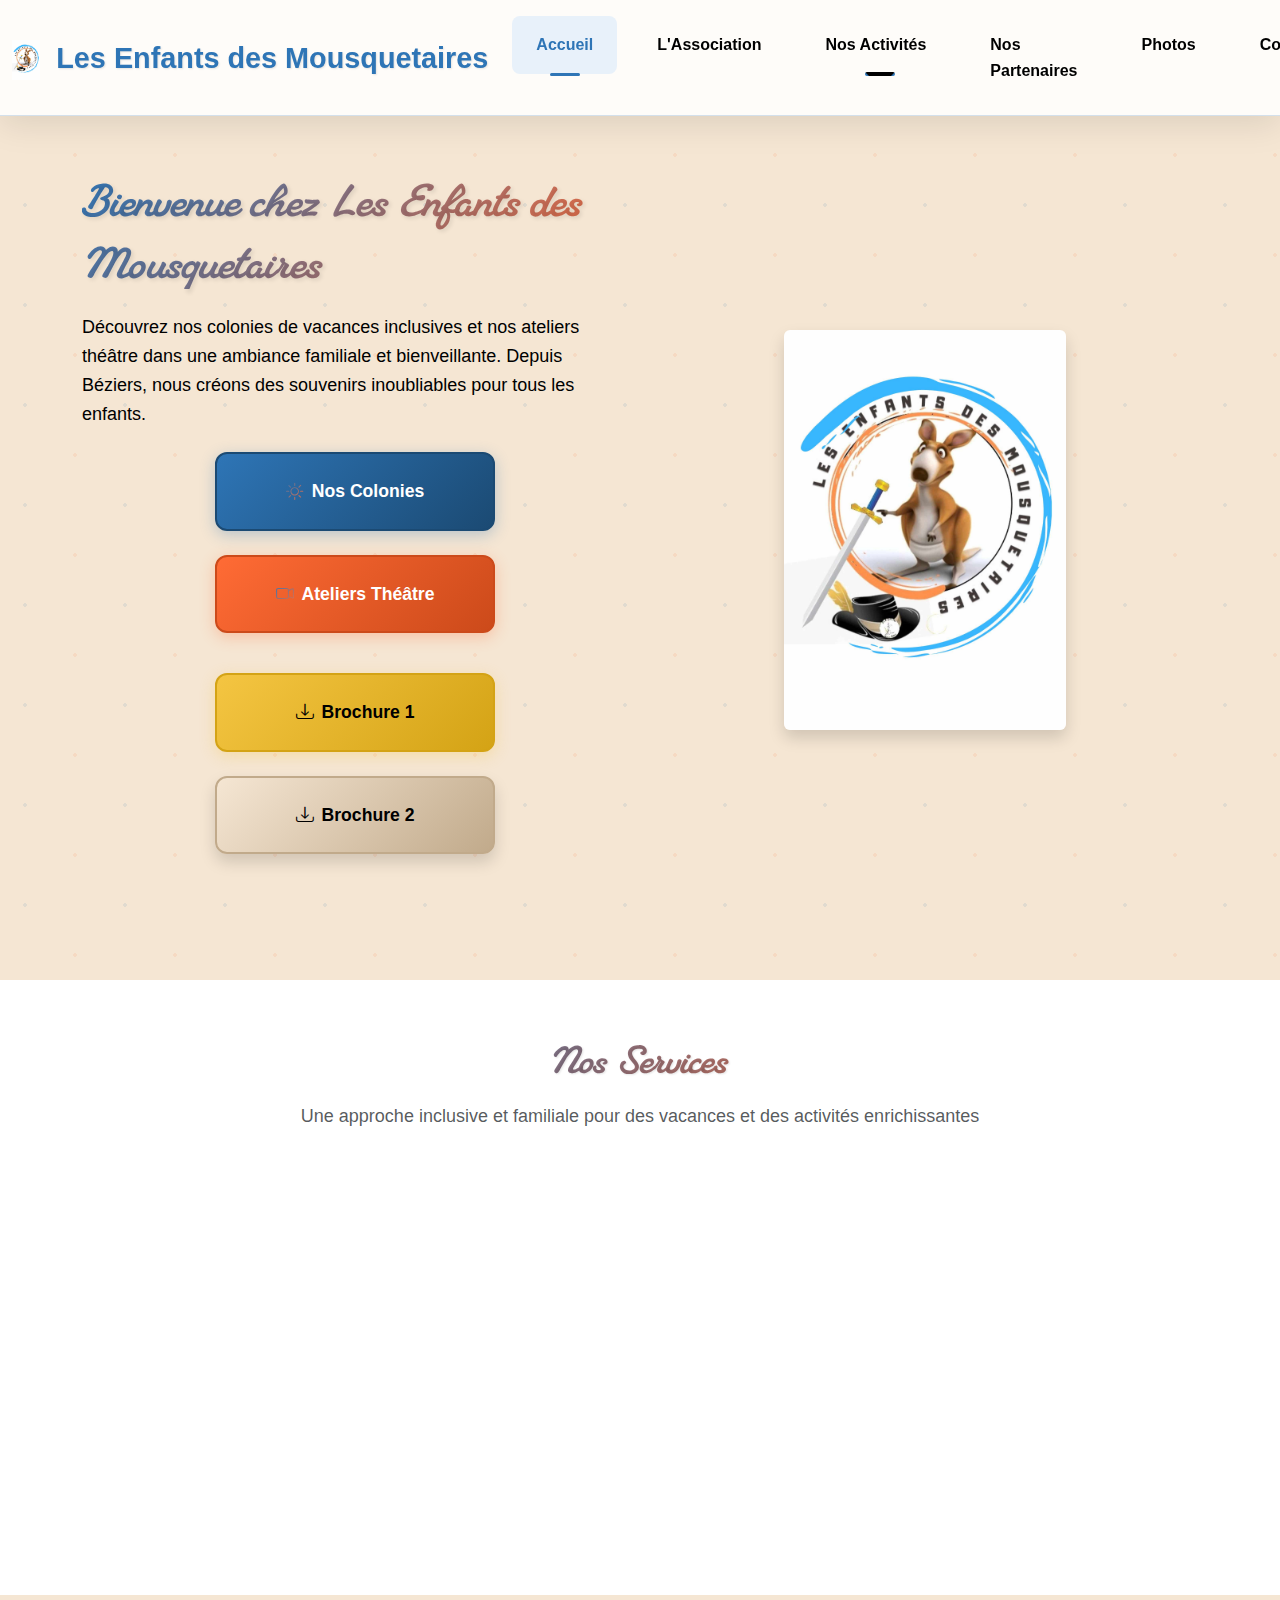
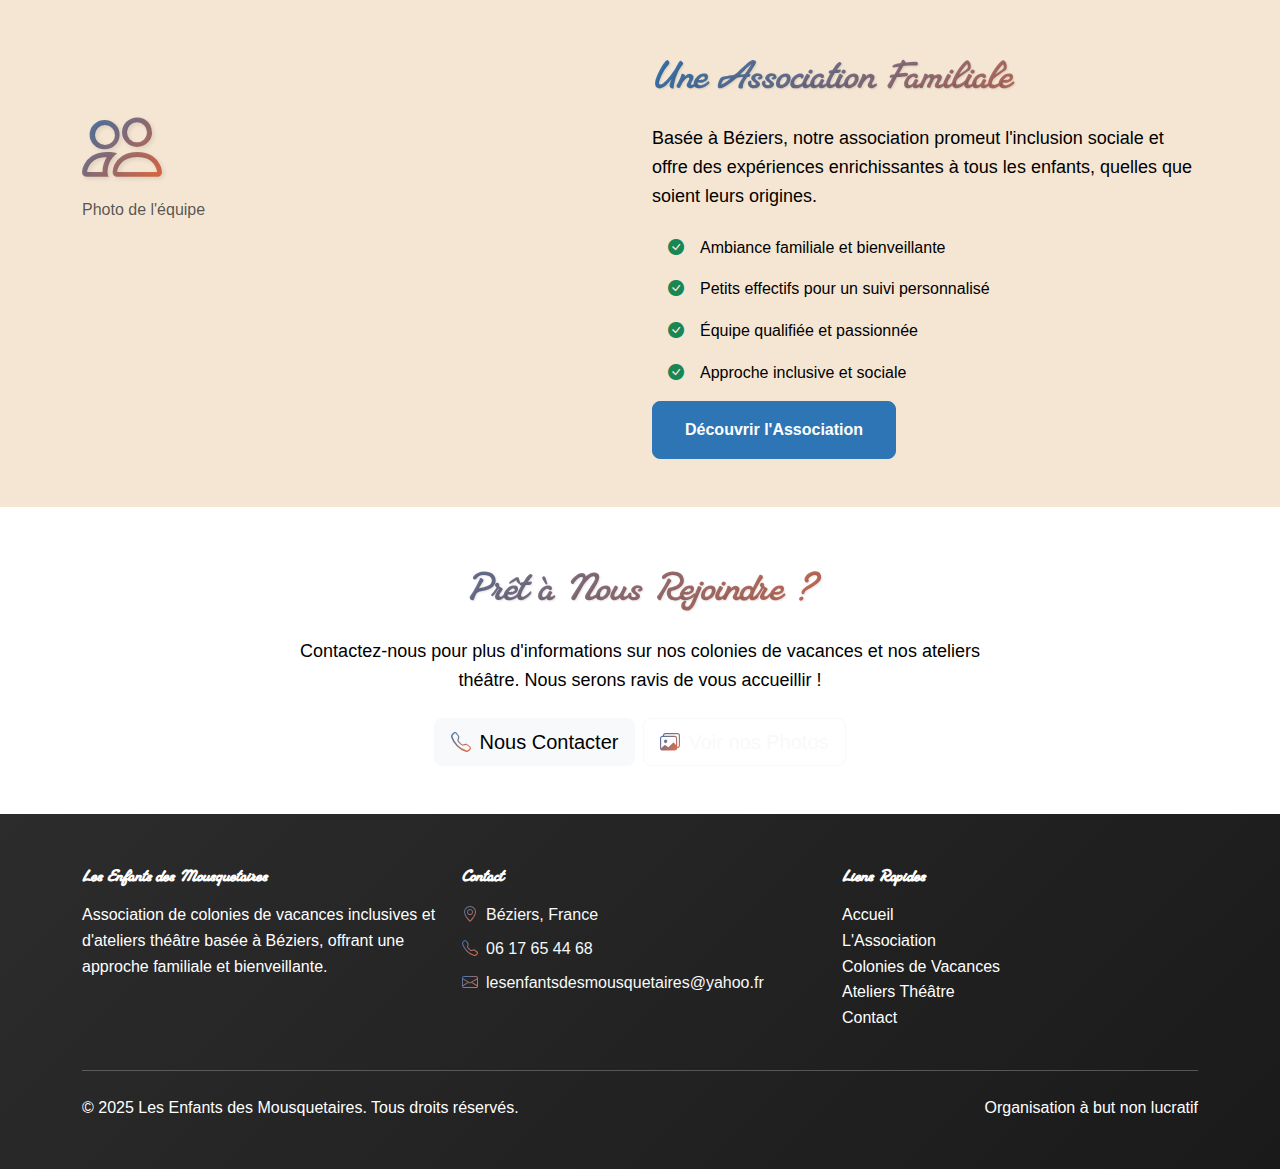
<file: index.html>
<!DOCTYPE html>
<html lang="fr">
<head>
    <meta charset="UTF-8">
    <meta name="viewport" content="width=device-width, initial-scale=1.0">
    <meta name="description" content="Les Enfants des Mousquetaires - Association de colonies de vacances inclusives et ateliers théâtre à Béziers">
    <meta name="keywords" content="colonies de vacances, théâtre enfants, Béziers, association, vacances inclusives, ateliers créatifs">
    <meta name="author" content="Les Enfants des Mousquetaires">

    <!-- Open Graph Meta Tags -->
    <meta property="og:title" content="Les Enfants des Mousquetaires - Colonies de Vacances & Ateliers Théâtre">
    <meta property="og:description" content="Association de colonies de vacances inclusives et ateliers théâtre à Béziers. Une approche familiale et bienveillante pour l'épanouissement des enfants.">
    <meta property="og:type" content="website">
    <meta property="og:locale" content="fr_FR">

    <!-- Twitter Card Meta Tags -->
    <meta name="twitter:card" content="summary_large_image">
    <meta name="twitter:title" content="Les Enfants des Mousquetaires">
    <meta name="twitter:description" content="Association de colonies de vacances inclusives et ateliers théâtre à Béziers">

    <title>Les Enfants des Mousquetaires - Colonies de Vacances & Ateliers Théâtre</title>

    <!-- Preconnect for Performance -->
    <link rel="preconnect" href="https://fonts.googleapis.com">
    <link rel="preconnect" href="https://fonts.gstatic.com" crossorigin>
    <link rel="preconnect" href="https://cdn.jsdelivr.net">

    <!-- Bootstrap CSS -->
    <link href="https://cdn.jsdelivr.net/npm/bootstrap@5.3.2/dist/css/bootstrap.min.css" rel="stylesheet">
    <!-- Bootstrap Icons -->
    <link rel="stylesheet" href="https://cdn.jsdelivr.net/npm/bootstrap-icons@1.11.0/font/bootstrap-icons.css">
    <!-- Google Fonts -->
    <link href="https://fonts.googleapis.com/css2?family=Open+Sans:wght@300;400;600;700&family=Montserrat:wght@400;500;600;700&display=swap" rel="stylesheet">
    <!-- Custom CSS -->
    <link rel="stylesheet" href="src/styles/main.css">
</head>
<body>
    <!-- Navigation -->
    <nav class="navbar navbar-expand-lg navbar-light fixed-top custom-navbar">
        <div class="container-fluid">
            <a class="navbar-brand fw-bold" href="index.html">
                <img src="src/assets/images/LOGO.jpeg" alt="Logo Les Enfants des Mousquetaires" class="me-2" style="height: 40px; width: auto;">
                Les Enfants des Mousquetaires
            </a>

            <button class="navbar-toggler border-0" type="button" data-bs-toggle="collapse" data-bs-target="#navbarNav">
                <span class="navbar-toggler-icon"></span>
            </button>

            <div class="collapse navbar-collapse" id="navbarNav">
                <ul class="navbar-nav ms-auto">
                    <li class="nav-item">
                        <a class="nav-link active" href="index.html">Accueil</a>
                    </li>
                    <li class="nav-item">
                        <a class="nav-link" href="src/pages/association.html">L'Association</a>
                    </li>
                    <li class="nav-item dropdown">
                        <a class="nav-link dropdown-toggle" href="#" role="button" data-bs-toggle="dropdown" aria-expanded="false">
                            Nos Activités
                        </a>
                        <ul class="dropdown-menu">
                            <li><a class="dropdown-item" href="src/pages/colonies.html">Colonies de Vacances</a></li>
                            <li><a class="dropdown-item" href="src/pages/theatre.html">Ateliers Théâtre</a></li>
                        </ul>
                    </li>
                    <li class="nav-item">
                        <a class="nav-link" href="src/pages/partenaires.html">Nos Partenaires</a>
                    </li>
                    <li class="nav-item">
                        <a class="nav-link" href="src/pages/photos.html">Photos</a>
                    </li>
                    <li class="nav-item">
                        <a class="nav-link" href="src/pages/contact.html">Contact</a>
                    </li>
                </ul>
            </div>
        </div>
    </nav>

    <!-- Hero Section -->
    <section class="hero-section">
        <div class="container">
            <div class="row align-items-center min-vh-100">
                <div class="col-lg-6">
                    <h1 class="display-4 fw-bold text-primary mb-4">
                        Bienvenue chez Les Enfants des Mousquetaires
                    </h1>
                    <p class="lead mb-4">
                        Découvrez nos colonies de vacances inclusives et nos ateliers théâtre dans une ambiance familiale et bienveillante.
                        Depuis Béziers, nous créons des souvenirs inoubliables pour tous les enfants.
                    </p>
                    <div class="hero-buttons-container mb-4">
                        <div class="d-flex flex-wrap justify-content-center gap-3 mb-3">
                            <a href="src/pages/colonies.html" class="btn btn-custom-primary btn-lg">
                                <i class="bi bi-sun me-2"></i>Nos Colonies
                                <span class="btn-shimmer"></span>
                            </a>
                            <a href="src/pages/theatre.html" class="btn btn-custom-secondary btn-lg">
                                <i class="bi bi-camera-video me-2"></i>Ateliers Théâtre
                                <span class="btn-shimmer"></span>
                            </a>
                        </div>
                        <div class="d-flex flex-wrap justify-content-center gap-3 mb-3">
                            <a href="src/assets/documents/DEPLIANT 1.pdf" class="btn btn-custom-accent btn-lg" download>
                                <i class="bi bi-download me-2"></i>Brochure 1
                                <span class="btn-shimmer"></span>
                            </a>
                            <a href="src/assets/documents/DEPLIANT 2.pdf" class="btn btn-custom-info btn-lg" download>
                                <i class="bi bi-download me-2"></i>Brochure 2
                                <span class="btn-shimmer"></span>
                            </a>
                        </div>
                    </div>
                </div>
                <div class="col-lg-6">
                    <div class="hero-image text-center">
                        <img src="src/assets/images/LOGO.jpeg" alt="Logo Les Enfants des Mousquetaires" class="img-fluid rounded shadow" style="max-height: 400px; width: auto;">
                    </div>
                </div>
            </div>
        </div>
    </section>

    <!-- Services Section -->
    <section class="py-5 bg-light">
        <div class="container">
            <div class="row text-center mb-5">
                <div class="col-lg-8 mx-auto">
                    <h2 class="display-5 fw-bold text-primary mb-3">Nos Services</h2>
                    <p class="lead text-muted">
                        Une approche inclusive et familiale pour des vacances et des activités enrichissantes
                    </p>
                </div>
            </div>

            <div class="row g-4">
                <div class="col-md-6 col-lg-4">
                    <div class="card h-100 border-0 shadow-sm service-card">
                        <div class="card-body text-center p-4">
                            <div class="service-icon mb-3">
                                <i class="bi bi-sun-fill"></i>
                            </div>
                            <h5 class="card-title fw-bold">Colonies de Vacances</h5>
                            <p class="card-text">
                                Séjours inclusifs pour enfants et adolescents avec des activités variées
                                dans une ambiance familiale et des petits effectifs.
                            </p>
                            <a href="src/pages/colonies.html" class="btn btn-outline-primary">En savoir plus</a>
                        </div>
                    </div>
                </div>

                <div class="col-md-6 col-lg-4">
                    <div class="card h-100 border-0 shadow-sm service-card">
                        <div class="card-body text-center p-4">
                            <div class="service-icon mb-3">
                                <i class="bi bi-camera-video"></i>
                            </div>
                            <h5 class="card-title fw-bold">Ateliers Théâtre</h5>
                            <p class="card-text">
                                Création de spectacles pour tous les âges : enfants, adolescents et adultes.
                                Développez votre créativité et votre confiance en soi.
                            </p>
                            <a href="src/pages/theatre.html" class="btn btn-outline-primary">En savoir plus</a>
                        </div>
                    </div>
                </div>

                <div class="col-md-6 col-lg-4">
                    <div class="card h-100 border-0 shadow-sm service-card">
                        <div class="card-body text-center p-4">
                            <div class="service-icon mb-3">
                                <i class="bi bi-heart-fill"></i>
                            </div>
                            <h5 class="card-title fw-bold">Approche Inclusive</h5>
                            <p class="card-text">
                                Accueil social et familial pour tous. Nous croyons que chaque enfant
                                mérite de vivre des vacances enrichissantes et joyeuses.
                            </p>
                            <a href="src/pages/association.html" class="btn btn-outline-primary">Notre Mission</a>
                        </div>
                    </div>
                </div>
            </div>
        </div>
    </section>

    <!-- About Section -->
    <section class="py-5">
        <div class="container">
            <div class="row align-items-center">
                <div class="col-lg-6">
                    <div class="about-image-placeholder mb-4 mb-lg-0">
                        <i class="bi bi-people display-1 text-muted"></i>
                        <p class="text-muted">Photo de l'équipe</p>
                    </div>
                </div>
                <div class="col-lg-6">
                    <h2 class="display-5 fw-bold text-primary mb-4">Une Association Familiale</h2>
                    <p class="lead mb-4">
                        Basée à Béziers, notre association promeut l'inclusion sociale et offre des expériences
                        enrichissantes à tous les enfants, quelles que soient leurs origines.
                    </p>
                    <ul class="list-unstyled">
                        <li class="d-flex align-items-center mb-3">
                            <i class="bi bi-check-circle-fill text-success me-3"></i>
                            <span>Ambiance familiale et bienveillante</span>
                        </li>
                        <li class="d-flex align-items-center mb-3">
                            <i class="bi bi-check-circle-fill text-success me-3"></i>
                            <span>Petits effectifs pour un suivi personnalisé</span>
                        </li>
                        <li class="d-flex align-items-center mb-3">
                            <i class="bi bi-check-circle-fill text-success me-3"></i>
                            <span>Équipe qualifiée et passionnée</span>
                        </li>
                        <li class="d-flex align-items-center mb-3">
                            <i class="bi bi-check-circle-fill text-success me-3"></i>
                            <span>Approche inclusive et sociale</span>
                        </li>
                    </ul>
                    <a href="src/pages/association.html" class="btn btn-primary">Découvrir l'Association</a>
                </div>
            </div>
        </div>
    </section>

    <!-- CTA Section -->
    <section class="py-5 bg-primary text-white">
        <div class="container text-center">
            <div class="row">
                <div class="col-lg-8 mx-auto">
                    <h2 class="display-5 fw-bold mb-4">Prêt à Nous Rejoindre ?</h2>
                    <p class="lead mb-4">
                        Contactez-nous pour plus d'informations sur nos colonies de vacances
                        et nos ateliers théâtre. Nous serons ravis de vous accueillir !
                    </p>
                    <div class="d-flex flex-wrap justify-content-center gap-2">
                        <a href="src/pages/contact.html" class="btn btn-light btn-lg">
                            <i class="bi bi-telephone me-2"></i>Nous Contacter
                        </a>
                        <a href="src/pages/photos.html" class="btn btn-outline-light btn-lg">
                            <i class="bi bi-images me-2"></i>Voir nos Photos
                        </a>

                    </div>
                </div>
            </div>
        </div>
    </section>

    <!-- Footer -->
    <footer class="bg-dark text-light py-5">
        <div class="container">
            <div class="row g-4 text-center text-lg-start">
                <div class="col-lg-4">
                    <h5 class="fw-bold mb-3">Les Enfants des Mousquetaires</h5>
                    <p class="text-light-50">
                        Association de colonies de vacances inclusives et d'ateliers théâtre
                        basée à Béziers, offrant une approche familiale et bienveillante.
                    </p>
                </div>

                <div class="col-lg-4">
                    <h5 class="fw-bold mb-3">Contact</h5>
                    <ul class="list-unstyled">
                        <li class="mb-2">
                            <i class="bi bi-geo-alt me-2"></i>Béziers, France
                        </li>
                        <li class="mb-2">
                            <i class="bi bi-telephone me-2"></i>06 17 65 44 68
                        </li>
                        <li class="mb-2">
                            <i class="bi bi-envelope me-2"></i>lesenfantsdesmousquetaires@yahoo.fr
                        </li>
                    </ul>
                </div>

                <div class="col-lg-4">
                    <h5 class="fw-bold mb-3">Liens Rapides</h5>
                    <ul class="list-unstyled">
                        <li><a href="../../index.html" class="text-light-50 text-decoration-none">Accueil</a></li>
                        <li><a href="src/pages/association.html" class="text-light-50 text-decoration-none">L'Association</a></li>
                        <li><a href="src/pages/colonies.html" class="text-light-50 text-decoration-none">Colonies de Vacances</a></li>
                        <li><a href="src/pages/theatre.html" class="text-light-50 text-decoration-none">Ateliers Théâtre</a></li>
                        <li><a href="src/pages/contact.html" class="text-light-50 text-decoration-none">Contact</a></li>
                    </ul>
                </div>
            </div>

            <hr class="my-4">

            <div class="row align-items-center">
                <div class="col-md-6">
                    <p class="mb-0 text-light-50">
                        &copy; 2025 Les Enfants des Mousquetaires. Tous droits réservés.
                    </p>
                </div>
                <div class="col-md-6 text-md-end">
                    <p class="mb-0 text-light-50">
                        Organisation à but non lucratif
                    </p>
                </div>
            </div>
        </div>
    </footer>

    <!-- Bootstrap JS -->
    <script src="https://cdn.jsdelivr.net/npm/bootstrap@5.3.2/dist/js/bootstrap.bundle.min.js"></script>
    <!-- Custom JS -->
    <script src="src/scripts/main.js"></script>
</body>
</html>
</file>
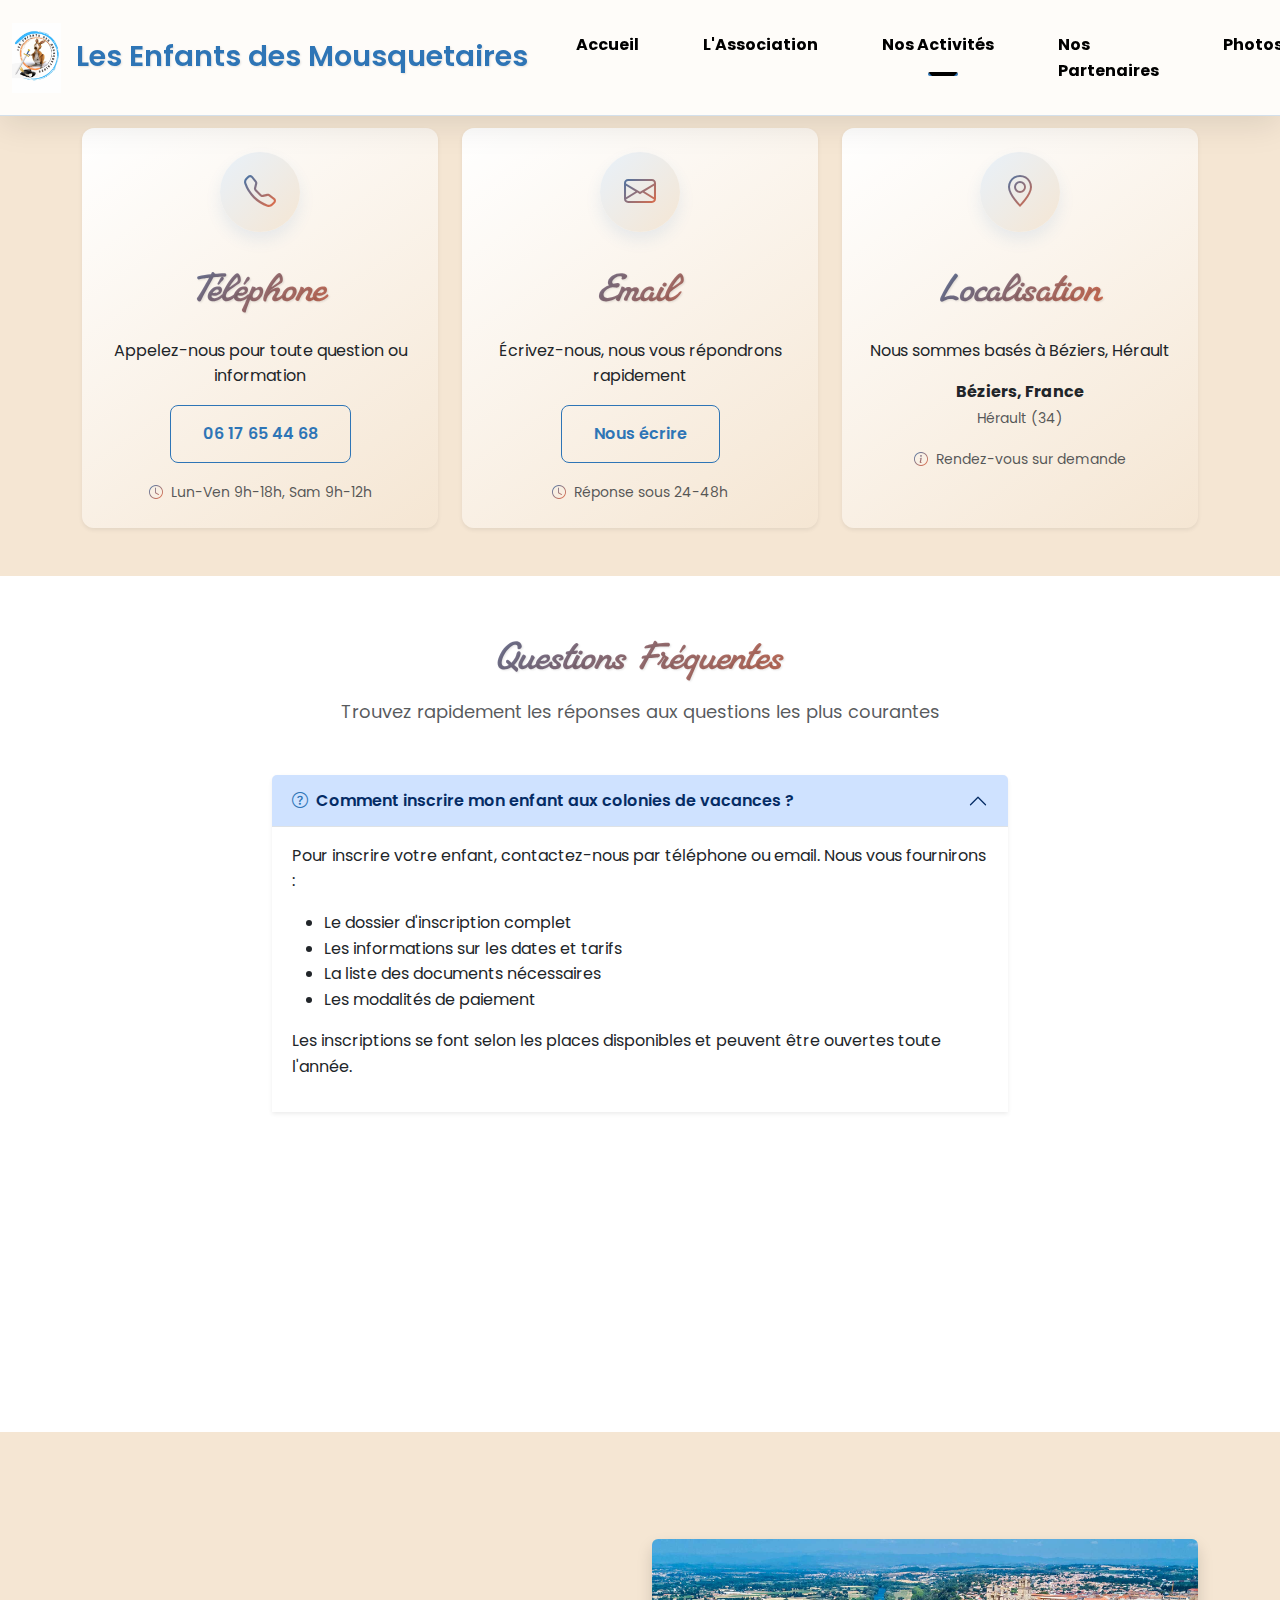
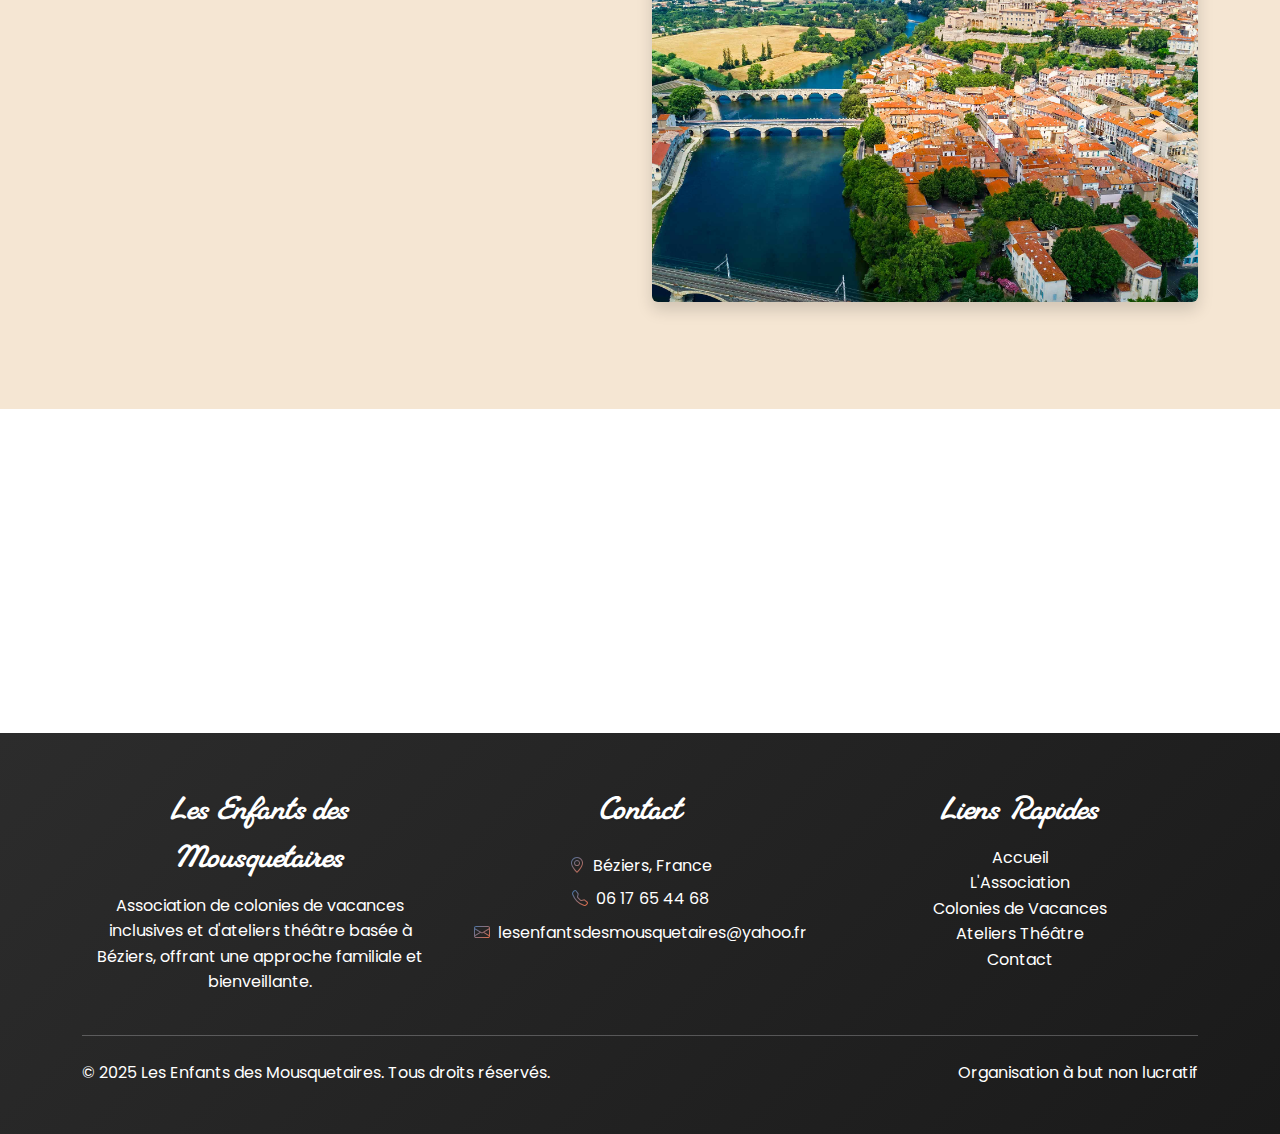
<file: src/pages/contact.html>
<!DOCTYPE html>
<html lang="fr">
<head>
    <meta charset="UTF-8">
    <meta name="viewport" content="width=device-width, initial-scale=1.0">
    <meta name="description" content="Contactez Les Enfants des Mousquetaires : informations, inscriptions aux colonies et ateliers théâtre. Basé à Béziers, Hérault">
    <title>Contact - Les Enfants des Mousquetaires</title>

    <!-- Bootstrap CSS -->
    <link href="https://cdn.jsdelivr.net/npm/bootstrap@5.3.2/dist/css/bootstrap.min.css" rel="stylesheet">
    <!-- Bootstrap Icons -->
    <link rel="stylesheet" href="https://cdn.jsdelivr.net/npm/bootstrap-icons@1.11.0/font/bootstrap-icons.css">
    <!-- Google Fonts -->
    <link href="https://fonts.googleapis.com/css2?family=Poppins:wght@300;400;500;600;700&display=swap" rel="stylesheet">
    <!-- Custom CSS -->
    <link rel="stylesheet" href="../styles/main.css">
</head>
<body>
    <!-- Navigation -->
    <nav class="navbar navbar-expand-lg navbar-light fixed-top custom-navbar">
        <div class="container-fluid">
            <a class="navbar-brand fw-bold" href="../../public/index.html">
                <img src="../assets/images/LOGO.jpeg" alt="Logo Les Enfants des Mousquetaires" class="me-2"
                    style="height: 70px; width: auto;">
                <span class="navbar-fullname">Les Enfants des Mousquetaires</span>
                <span class="navbar-shortname">LEDM</span>
            </a>

            <button class="navbar-toggler border-0" type="button" data-bs-toggle="collapse" data-bs-target="#navbarNav">
                <span class="navbar-toggler-icon"></span>
            </button>

            <div class="collapse navbar-collapse" id="navbarNav">
                <ul class="navbar-nav ms-auto">
                    <li class="nav-item">
                        <a class="nav-link" href="../../public/index.html">Accueil</a>
                    </li>
                    <li class="nav-item">
                        <a class="nav-link" href="association.html">L'Association</a>
                    </li>
                    <li class="nav-item dropdown">
                        <a class="nav-link dropdown-toggle  fw-bold" href="#" role="button" data-bs-toggle="dropdown" aria-expanded="false">
                            Nos Activités
                        </a>
                        <ul class="dropdown-menu">
                            <li><a class="dropdown-item" href="colonies.html">Colonies de Vacances</a></li>
                            <li><a class="dropdown-item" href="theatre.html">Ateliers Théâtre</a></li>
                        </ul>
                    </li>
                    <li class="nav-item">
                        <a class="nav-link" href="partenaires.html">Nos Partenaires</a>
                    </li>
                    <li class="nav-item">
                        <a class="nav-link" href="photos.html">Photos</a>
                    </li>
                    <li class="nav-item">
                        <a class="nav-link active" href="contact.html">Contact</a>
                    </li>
                </ul>
            </div>
        </div>
    </nav>

    <!-- Contact Information Section -->
    <section class="py-5">
        <div class="container">
            <div class="row g-4 text-center text-lg-start">
                <div class="col-lg-4">
                    <div class="card h-100 border-0 shadow-sm text-center fade-in">
                        <div class="card-body p-4">
                            <div class="service-icon mb-4">
                                <i class="bi bi-telephone"></i>
                            </div>
                            <h1 class="display-5 fw-bold text-primary mb-4 fade-in">Téléphone</h1>
                            <p class="card-text mb-3">
                                Appelez-nous pour toute question ou information
                            </p>
                            <a href="tel:+33617654468" class="btn btn-outline-primary">
                                06 17 65 44 68
                            </a>
                            <div class="mt-3">
                                <small class="text-muted">
                                    <i class="bi bi-clock me-1"></i>
                                    Lun-Ven 9h-18h, Sam 9h-12h
                                </small>
                            </div>
                        </div>
                    </div>
                </div>

                <div class="col-lg-4">
                    <div class="card h-100 border-0 shadow-sm text-center fade-in">
                        <div class="card-body p-4">
                            <div class="service-icon mb-4">
                                <i class="bi bi-envelope"></i>
                            </div>
                            <h1 class="display-5 fw-bold text-primary mb-4 fade-in">Email</h1>
                            <p class="card-text mb-3">
                                Écrivez-nous, nous vous répondrons rapidement
                            </p>
                            <a href="mailto:lesenfantsdesmousquetaires@yahoo.fr" class="btn btn-outline-primary">
                                Nous écrire
                            </a>
                            <div class="mt-3">
                                <small class="text-muted">
                                    <i class="bi bi-clock me-1"></i>
                                    Réponse sous 24-48h
                                </small>
                            </div>
                        </div>
                    </div>
                </div>

                <div class="col-lg-4">
                    <div class="card h-100 border-0 shadow-sm text-center fade-in">
                        <div class="card-body p-4">
                            <div class="service-icon mb-4">
                                <i class="bi bi-geo-alt"></i>
                            </div>
                            <h1 class="display-5 fw-bold text-primary mb-4 fade-in">Localisation</h1>
                            <p class="card-text mb-3">
                                Nous sommes basés à Béziers, Hérault
                            </p>
                            <div class="mb-3">
                                <strong>Béziers, France</strong><br>
                                <small class="text-muted">Hérault (34)</small>
                            </div>
                            <div class="mt-3">
                                <small class="text-muted">
                                    <i class="bi bi-info-circle me-1"></i>
                                    Rendez-vous sur demande
                                </small>
                            </div>
                        </div>
                    </div>
                </div>
            </div>
        </div>
    </section>

    <!-- FAQ Section -->
    <section class="py-5">
        <div class="container">
            <div class="row">
                <div class="col-lg-8 mx-auto">
                    <div class="text-center mb-5">
                        <h1 class="display-5 fw-bold text-primary mb-3 fade-in">Questions Fréquentes</h1>
                        <p class="lead text-muted fade-in">
                            Trouvez rapidement les réponses aux questions les plus courantes
                        </p>
                    </div>

                    <div class="accordion" id="faqAccordion">
                        <div class="accordion-item border-0 shadow-sm mb-3 fade-in">
                            <h3 class="accordion-header">
                                <button class="accordion-button fw-semibold" type="button" data-bs-toggle="collapse"
                                        data-bs-target="#faq1" aria-expanded="true" aria-controls="faq1">
                                    <i class="bi bi-question-circle me-2 text-primary"></i>
                                    Comment inscrire mon enfant aux colonies de vacances ?
                                </button>
                            </h3>
                            <div id="faq1" class="accordion-collapse collapse show" data-bs-parent="#faqAccordion">
                                <div class="accordion-body">
                                    <p>Pour inscrire votre enfant, contactez-nous par téléphone ou email. Nous vous fournirons :</p>
                                    <ul>
                                        <li>Le dossier d'inscription complet</li>
                                        <li>Les informations sur les dates et tarifs</li>
                                        <li>La liste des documents nécessaires</li>
                                        <li>Les modalités de paiement</li>
                                    </ul>
                                    <p>Les inscriptions se font selon les places disponibles et peuvent être ouvertes toute l'année.</p>
                                </div>
                            </div>
                        </div>

                        <div class="accordion-item border-0 shadow-sm mb-3 fade-in">
                            <h3 class="accordion-header">
                                <button class="accordion-button collapsed fw-semibold" type="button" data-bs-toggle="collapse"
                                        data-bs-target="#faq2" aria-expanded="false" aria-controls="faq2">
                                    <i class="bi bi-question-circle me-2 text-primary"></i>
                                    Quels sont les tarifs des activités ?
                                </button>
                            </h3>
                            <div id="faq2" class="accordion-collapse collapse" data-bs-parent="#faqAccordion">
                                <div class="accordion-body">
                                    <p>Nos tarifs sont adaptés selon :</p>
                                    <ul>
                                        <li><strong>Colonies de vacances :</strong> Tarifs selon quotient familial et durée du séjour</li>
                                        <li><strong>Ateliers théâtre :</strong> Cotisation annuelle modulée selon les revenus</li>
                                    </ul>
                                    <p>Nous proposons des facilités de paiement et des aides peuvent être disponibles.
                                    Contactez-nous pour obtenir un devis personnalisé.</p>
                                </div>
                            </div>
                        </div>

                        <div class="accordion-item border-0 shadow-sm mb-3 fade-in">
                            <h3 class="accordion-header">
                                <button class="accordion-button collapsed fw-semibold" type="button" data-bs-toggle="collapse"
                                        data-bs-target="#faq3" aria-expanded="false" aria-controls="faq3">
                                    <i class="bi bi-question-circle me-2 text-primary"></i>
                                    L'association accueille-t-elle les enfants en situation de handicap ?
                                </button>
                            </h3>
                            <div id="faq3" class="accordion-collapse collapse" data-bs-parent="#faqAccordion">
                                <div class="accordion-body">
                                    <p>Oui ! L'inclusion est au cœur de notre projet associatif. Nous accueillons tous les enfants et adaptons nos activités selon les besoins spécifiques.</p>
                                    <p>Notre équipe est formée pour :</p>
                                    <ul>
                                        <li>Adapter les activités aux différents handicaps</li>
                                        <li>Assurer un accompagnement personnalisé</li>
                                        <li>Favoriser l'intégration dans le groupe</li>
                                    </ul>
                                    <p>N'hésitez pas à nous contacter pour discuter des besoins spécifiques de votre enfant.</p>
                                </div>
                            </div>
                        </div>

                        <div class="accordion-item border-0 shadow-sm mb-3 fade-in">
                            <h3 class="accordion-header">
                                <button class="accordion-button collapsed fw-semibold" type="button" data-bs-toggle="collapse"
                                        data-bs-target="#faq4" aria-expanded="false" aria-controls="faq4">
                                    <i class="bi bi-question-circle me-2 text-primary"></i>
                                    Puis-je visiter les locaux avant d'inscrire mon enfant ?
                                </button>
                            </h3>
                            <div id="faq4" class="accordion-collapse collapse" data-bs-parent="#faqAccordion">
                                <div class="accordion-body">
                                    <p>Absolument ! Nous encourageons les familles à venir découvrir nos locaux et rencontrer l'équipe.</p>
                                    <p>Lors de cette visite, vous pourrez :</p>
                                    <ul>
                                        <li>Visiter les espaces d'hébergement et d'activités</li>
                                        <li>Rencontrer l'équipe pédagogique</li>
                                        <li>Poser toutes vos questions</li>
                                        <li>Voir nos réalisations (spectacles, créations)</li>
                                    </ul>
                                    <p>Contactez-nous pour convenir d'un rendez-vous.</p>
                                </div>
                            </div>
                        </div>

                        <div class="accordion-item border-0 shadow-sm fade-in">
                            <h3 class="accordion-header">
                                <button class="accordion-button collapsed fw-semibold" type="button" data-bs-toggle="collapse"
                                        data-bs-target="#faq5" aria-expanded="false" aria-controls="faq5">
                                    <i class="bi bi-question-circle me-2 text-primary"></i>
                                    Comment puis-je suivre les activités de mon enfant ?
                                </button>
                            </h3>
                            <div id="faq5" class="accordion-collapse collapse" data-bs-parent="#faqAccordion">
                                <div class="accordion-body">
                                    <p>Nous maintenons un lien étroit avec les familles :</p>
                                    <ul>
                                        <li><strong>Colonies :</strong> Blog quotidien avec photos et nouvelles</li>
                                        <li><strong>Ateliers théâtre :</strong> Rencontres régulières et spectacles</li>
                                        <li><strong>Contact direct :</strong> Équipe joignable pour toute question</li>
                                        <li><strong>Réunions parents :</strong> Bilans et échanges sur les progrès</li>
                                    </ul>
                                    <p>Votre tranquillité d'esprit est importante pour nous !</p>
                                </div>
                            </div>
                        </div>
                    </div>
                </div>
            </div>
        </div>
    </section>

    <!-- Map/Location Section -->
    <section class="py-5 bg-primary text-white">
        <div class="container">
            <div class="row align-items-center">
                <div class="col-lg-6 mb-4 mb-lg-0">
                    <h1 class="display-5 fw-bold mb-4 fade-in text-center">Notre Région</h1>
                    <div class="fade-in">
                        <p class="lead mb-4">
                            Située dans l'Hérault, à Béziers, notre association bénéficie
                            d'un cadre méditerranéen exceptionnel pour ses activités.
                        </p>

                        <div class="row g-3 mb-4">
                            <div class="col-md-6">
                                <div class="d-flex align-items-center mb-3">
                                    <i class="bi bi-geo-alt fs-4 me-3"></i>
                                    <div>
                                        <h3 class="fw-bold mb-1">Localisation</h3>
                                        <p class="mb-0 small opacity-75">Béziers, Hérault (34)</p>
                                    </div>
                                </div>
                            </div>
                            <div class="col-md-6">
                                <div class="d-flex align-items-center mb-3">
                                    <i class="bi bi-train-front fs-4 me-3"></i>
                                    <div>
                                        <h3 class="fw-bold mb-1">Accès</h3>
                                        <p class="mb-0 small opacity-75">Gare SNCF, A9</p>
                                    </div>
                                </div>
                            </div>
                            <div class="col-md-6">
                                <div class="d-flex align-items-center mb-3">
                                    <i class="bi bi-sun fs-4 me-3"></i>
                                    <div>
                                        <h3 class="fw-bold mb-1">Climat</h3>
                                        <p class="mb-0 small opacity-75">Méditerranéen</p>
                                    </div>
                                </div>
                            </div>
                            <div class="col-md-6">
                                <div class="d-flex align-items-center mb-3">
                                    <i class="bi bi-water fs-4 me-3"></i>
                                    <div>
                                        <h3 class="fw-bold mb-1">Proximité</h3>
                                        <p class="mb-0 small opacity-75">Mer, montagne</p>
                                    </div>
                                </div>
                            </div>
                        </div>

                        <div class="alert alert-light text-dark">
                            <i class="bi bi-info-circle me-2"></i>
                            <strong>Bon à savoir :</strong> Béziers est idéalement située entre mer et montagne,
                            offrant de nombreuses possibilités d'excursions et d'activités nature.
                        </div>
                    </div>
                </div>

                <div class="col-lg-6">
                    <img src="../assets/images/tourisme-beziers.jpg" alt="Tourisme Béziers" class="img-fluid rounded shadow" style="max-width:100%;height:auto;">
                </div>
            </div>
        </div>
    </section>

    <!-- Contact CTA Section -->
    <section class="py-5 bg-light">
        <div class="container text-center">
            <div class="row">
                <div class="col-lg-8 mx-auto">
                    <h1 class="display-5 fw-bold text-primary mb-4 fade-in">Restons en Contact</h1>
                    <p class="lead mb-4 fade-in">
                        N'hésitez pas à nous contacter pour toute question.
                        Nous serons ravis de vous renseigner et de vous accueillir !
                    </p>
                    <div class="d-flex flex-wrap justify-content-center gap-3 fade-in">
                        <a href="tel:+33617654468" class="btn btn-outline-primary btn-lg btn-lg">
                            <i class="bi bi-telephone-fill me-2"></i>Appeler
                        </a>
                        <a href="mailto:lesenfantsdesmousquetaires@yahoo.fr" class="btn btn-outline-primary btn-lg">
                            <i class="bi bi-envelope-fill me-2"></i>Écrire
                        </a>
                    </div>
                </div>
            </div>
        </div>
    </section>

    <!-- Footer -->
    <footer class="bg-dark text-light py-5">
        <div class="container">
            <div class="row g-4 text-center text-lg-start">
                <div class="col-lg-4 text-center text-white">
                    <h1 class="fw-bold mb-3 text-center text-white">Les Enfants des Mousquetaires</h1>
                    <p class="text-light-50">
                        Association de colonies de vacances inclusives et d'ateliers théâtre
                        basée à Béziers, offrant une approche familiale et bienveillante.
                    </p>
                </div>

                <div class="col-lg-4 text-center text-white">
                    <h1 class="fw-bold mb-3text-center text-white">Contact</h1>
                    <ul class="list-unstyled">
                        <li class="mb-2">
                            <i class="bi bi-geo-alt me-2"></i>Béziers, France
                        </li>
                        <li class="mb-2">
                            <i class="bi bi-telephone me-2"></i>06 17 65 44 68
                        </li>
                        <li class="mb-2">
                            <i class="bi bi-envelope me-2"></i>lesenfantsdesmousquetaires@yahoo.fr
                        </li>
                    </ul>
                </div>

                <div class="col-lg-4 text-center text-white">
                    <h1 class="fw-bold mb-3 text-center text-white">Liens Rapides</h1>
                    <ul class="list-unstyled">
                        <li><a href="../../public/index.html" class="text-light-50 text-decoration-none">Accueil</a></li>
                        <li><a href="association.html" class="text-light-50 text-decoration-none">L'Association</a></li>
                        <li><a href="colonies.html" class="text-light-50 text-decoration-none">Colonies de Vacances</a></li>
                        <li><a href="theatre.html" class="text-light-50 text-decoration-none">Ateliers Théâtre</a></li>
                        <li><a href="contact.html" class="text-light-50 text-decoration-none">Contact</a></li>
                    </ul>
                </div>
            </div>

            <hr class="my-4">

            <div class="row align-items-center">
                <div class="col-md-6">
                    <p class="mb-0 text-light-50">
                        &copy; 2025 Les Enfants des Mousquetaires. Tous droits réservés.
                    </p>
                </div>
                <div class="col-md-6 text-md-end">
                    <p class="mb-0 text-light-50">
                        Organisation à but non lucratif
                    </p>
                </div>
            </div>
        </div>
    </footer>

    <!-- Bootstrap JS -->
    <script src="https://cdn.jsdelivr.net/npm/bootstrap@5.3.2/dist/js/bootstrap.bundle.min.js"></script>
    <!-- Custom JS -->
    <script src="../scripts/main.js"></script>

    <!-- Contact Form Script -->
    <script>
        document.addEventListener('DOMContentLoaded', function() {
            const contactForm = document.getElementById('contactForm');

            contactForm.addEventListener('submit', function(e) {
                e.preventDefault();

                // Form validation
                const validation = FormUtils.validateForm(contactForm);

                if (validation.isValid) {
                    // Show success message
                    FormUtils.showFeedback(contactForm,
                        'Merci pour votre message ! Nous vous répondrons dans les plus brefs délais.',
                        true
                    );

                    // Reset form
                    contactForm.reset();
                    contactForm.classList.remove('was-validated');
                } else {
                    // Show validation
                    contactForm.classList.add('was-validated');

                    // Show error message
                    FormUtils.showFeedback(contactForm,
                        'Veuillez corriger les erreurs dans le formulaire.',
                        false
                    );
                }
            });

            // Real-time phone formatting
            const phoneInput = document.getElementById('phone');
            phoneInput.addEventListener('input', function(e) {
                const formatted = Utils.formatPhone(e.target.value);
                if (formatted !== e.target.value) {
                    e.target.value = formatted;
                }
            });
        });
    </script>
</body>
</html>
</file>
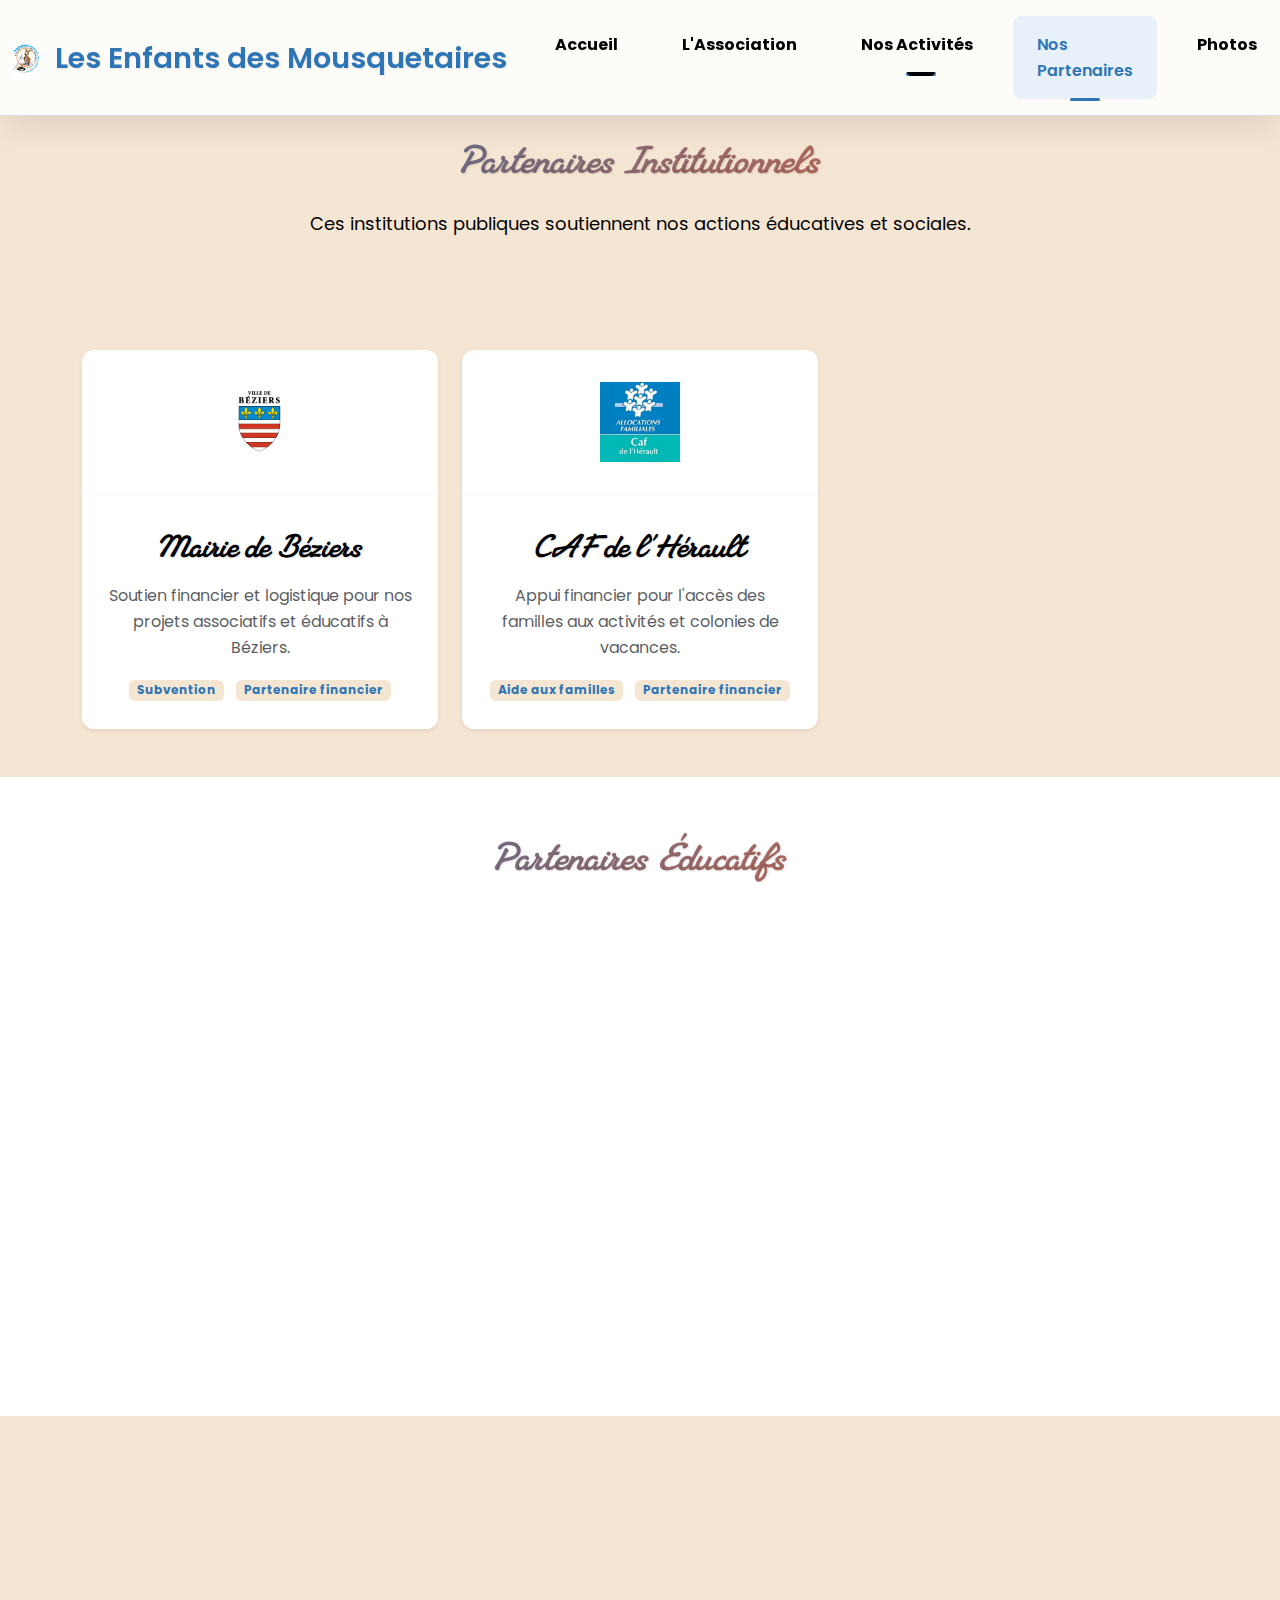
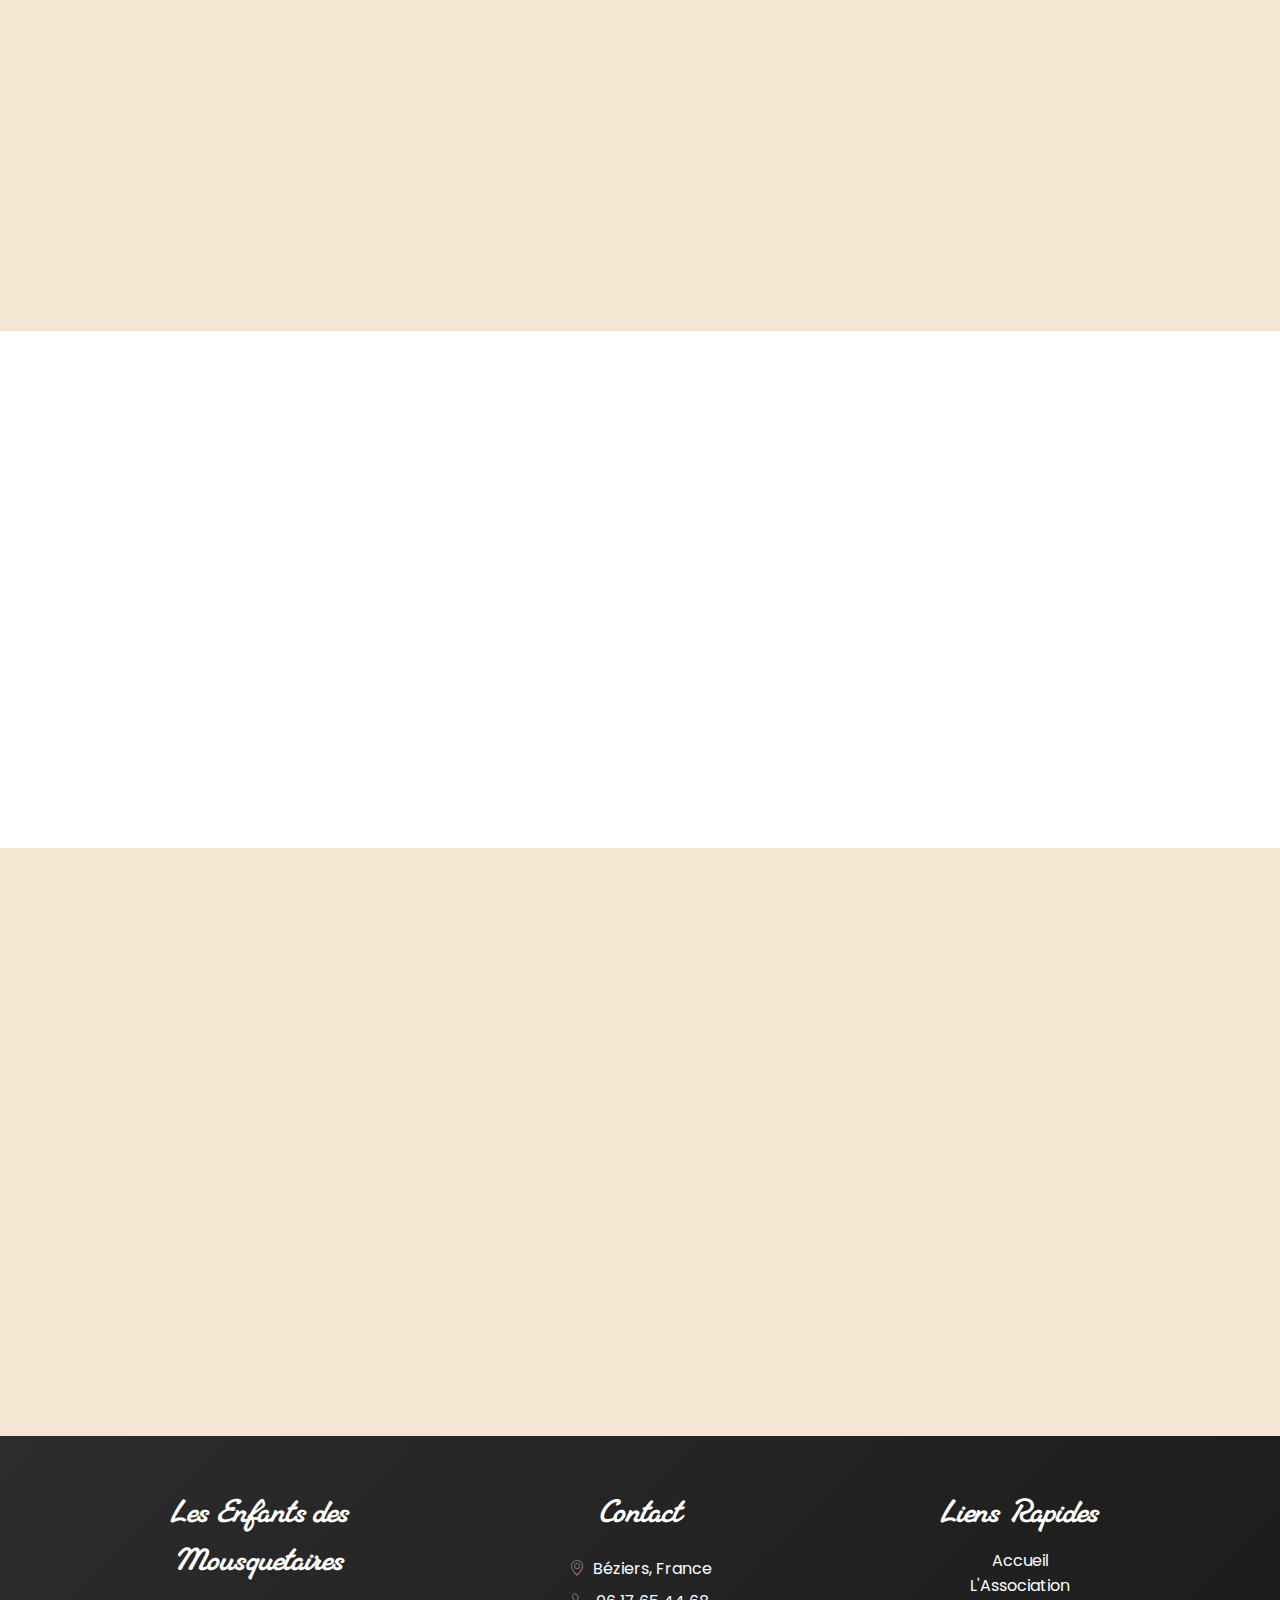
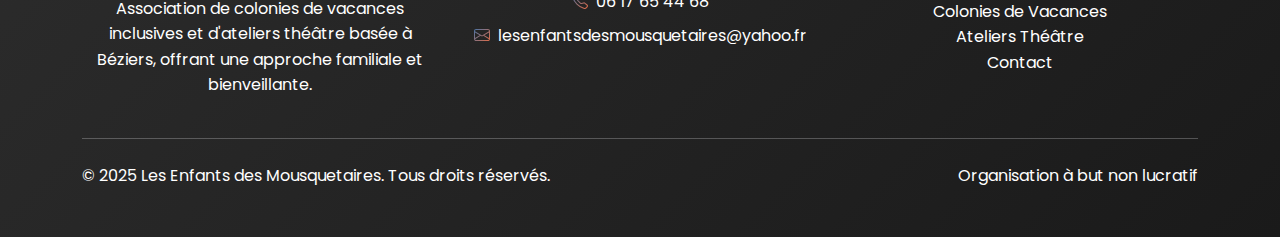
<file: src/pages/partenaires.html>
<!DOCTYPE html>
<html lang="fr">
<head>
    <meta charset="UTF-8">
    <meta name="viewport" content="width=device-width, initial-scale=1.0">
    <meta name="description" content="Découvrez nos partenaires qui soutiennent les activités des Enfants des Mousquetaires">
    <title>Nos Partenaires - Les Enfants des Mousquetaires</title>

    <!-- Bootstrap CSS -->
    <link href="https://cdn.jsdelivr.net/npm/bootstrap@5.3.2/dist/css/bootstrap.min.css" rel="stylesheet">
    <!-- Bootstrap Icons -->
    <link rel="stylesheet" href="https://cdn.jsdelivr.net/npm/bootstrap-icons@1.11.0/font/bootstrap-icons.css">
    <!-- Google Fonts -->
    <link href="https://fonts.googleapis.com/css2?family=Poppins:wght@300;400;500;600;700&display=swap" rel="stylesheet">
    <!-- Custom CSS -->
    <link rel="stylesheet" href="../styles/main.css">
</head>
<body>
    <!-- Navigation -->
    <nav class="navbar navbar-expand-lg navbar-light fixed-top custom-navbar">
        <div class="container-fluid">
            <a class="navbar-brand fw-bold" href="../../public/index.html">
                <img src="../assets/images/LOGO.jpeg" alt="Logo Les Enfants des Mousquetaires" class="me-2"
                    style="height: 40px; width: auto;">
                <span class="navbar-fullname">Les Enfants des Mousquetaires</span>
                <span class="navbar-shortname">LEDM</span>
            </a>

            <button class="navbar-toggler border-0" type="button" data-bs-toggle="collapse" data-bs-target="#navbarNav">
                <span class="navbar-toggler-icon"></span>
            </button>

            <div class="collapse navbar-collapse" id="navbarNav">
                <ul class="navbar-nav ms-auto">
                    <li class="nav-item">
                        <a class="nav-link" href="../../public/index.html">Accueil</a>
                    </li>
                    <li class="nav-item">
                        <a class="nav-link" href="association.html">L'Association</a>
                    </li>
                    <li class="nav-item dropdown">
                        <a class="nav-link dropdown-toggle  fw-bold" href="#" role="button" data-bs-toggle="dropdown" aria-expanded="false">
                            Nos Activités
                        </a>
                        <ul class="dropdown-menu">
                            <li><a class="dropdown-item" href="colonies.html">Colonies de Vacances</a></li>
                            <li><a class="dropdown-item" href="theatre.html">Ateliers Théâtre</a></li>
                        </ul>
                    </li>
                    <li class="nav-item">
                        <a class="nav-link active" href="partenaires.html">Nos Partenaires</a>
                    </li>
                    <li class="nav-item">
                        <a class="nav-link" href="photos.html">Photos</a>
                    </li>
                    <li class="nav-item">
                        <a class="nav-link" href="contact.html">Contact</a>
                    </li>
                </ul>
            </div>
        </div>
    </nav>

    <!-- Main Partners Section -->
    <section class="py-5">
        <div class="container">
            <div class="row">
                <div class="col-12 text-center mb-5">
                    <h1 class="display-5 fw-bold text-primary mb-4 fade-in">Partenaires Institutionnels</h1>
                    <p class="lead fade-in">
                        Ces institutions publiques soutiennent nos actions éducatives et sociales.
                    </p>
                </div>
            </div>

            
            <div class="row g-4 mt-4">
                <div class="col-lg-4 col-md-6">
                    <div class="partner-card fade-in">
                        <div class="partner-logo">
                            <!-- Emplacement logo Mairie de Béziers -->
                            <img src="../assets/images/mairie-beziers-logo.png" alt="Logo Mairie de Béziers" style="max-width:120px;max-height:80px;">
                        </div>
                        <div class="partner-content p-4">
                            <h1 class="fw-bold mb-3">Mairie de Béziers</h1>
                            <p class="text-muted mb-3">
                                Soutien financier et logistique pour nos projets associatifs et éducatifs à Béziers.
                            </p>
                            <div class="partner-support">
                                <span class="badge bg-light text-primary">Subvention</span>
                                <span class="badge bg-light text-primary">Partenaire financier</span>
                            </div>
                        </div>
                    </div>
                </div>
                <div class="col-lg-4 col-md-6">
                    <div class="partner-card fade-in">
                        <div class="partner-logo">
                            <!-- Emplacement logo CAF de l'Hérault -->
                            <img src="../assets/images/caf-herault-logo.png" alt="Logo CAF de l'Hérault" style="max-width:120px;max-height:80px;">
                        </div>
                        <div class="partner-content p-4">
                            <h1 class="fw-bold mb-3">CAF de l'Hérault</h1>
                            <p class="text-muted mb-3">
                                Appui financier pour l'accès des familles aux activités et colonies de vacances.
                            </p>
                            <div class="partner-support">
                                <span class="badge bg-light text-primary">Aide aux familles</span>
                                <span class="badge bg-light text-primary">Partenaire financier</span>
                            </div>
                        </div>
                    </div>
                </div>
            </div>
        </div>
    </section>

    <!-- Educational Partners -->
    <section class="py-5 bg-light">
        <div class="container">
            <div class="row">
                <div class="col-12 text-center mb-5">
                    <h1 class="display-5 fw-bold text-primary mb-4 fade-in">Partenaires Éducatifs</h1>
                    <p class="lead fade-in">
                        Collaborations avec les établissements scolaires et structures éducatives.
                    </p>
                </div>
            </div>

            <div class="row g-4">
                <div class="col-lg-6 col-md-6">
                    <div class="partner-card fade-in">
                        <div class="partner-logo">
                            <i class="bi bi-mortarboard display-1"></i>
                        </div>
                        <div class="partner-content p-4">
                            <h1 class="fw-bold mb-3">Écoles Primaires</h1>
                            <p class="text-muted mb-3">
                                Partenariats avec plusieurs écoles primaires pour des projets
                                théâtraux et des interventions pédagogiques en milieu scolaire.
                            </p>
                            <div class="partner-support">
                                <span class="badge bg-light text-primary">Ateliers</span>
                                <span class="badge bg-light text-primary">Spectacles</span>
                            </div>
                        </div>
                    </div>
                </div>

                <div class="col-lg-6 col-md-6">
                    <div class="partner-card fade-in">
                        <div class="partner-logo">
                            <i class="bi bi-book display-1 text-primary"></i>
                        </div>
                        <div class="partner-content p-4">
                            <h1 class="fw-bold mb-3">Médiathèques Locales</h1>
                            <p class="text-muted mb-3">
                                Collaboration pour des ateliers de lecture théâtralisée
                                et des spectacles dans les espaces culturels municipaux.
                            </p>
                            <div class="partner-support">
                                <span class="badge bg-light text-secondary">Lecture</span>
                                <span class="badge bg-light text-secondary">Culture</span>
                            </div>
                        </div>
                    </div>
                </div>
            </div>
        </div>
    </section>

    <!-- Community Partners -->
    <section class="py-5">
        <div class="container">
            <div class="row g-4">
                <div class="col-lg-4 col-md-6">
                    <div class="partner-card fade-in">
                        <div class="partner-logo">
                            <i class="bi bi-heart display-1 text-danger"></i>
                        </div>
                        <div class="partner-content p-4">
                            <h1 class="fw-bold mb-3">Associations Caritatives</h1>
                            <p class="text-muted mb-3">
                                Collaborations avec les associations d'aide sociale
                                pour faciliter l'accès de tous aux activités de loisirs.
                            </p>
                            <div class="partner-support">
                                <span class="badge bg-light text-danger">Solidarité</span>
                                <span class="badge bg-light text-danger">Inclusion</span>
                            </div>
                        </div>
                    </div>
                </div>

                <div class="col-lg-4 col-md-6">
                    <div class="partner-card fade-in">
                        <div class="partner-logo">
                            <i class="bi bi-palette display-1 text-success"></i>
                        </div>
                        <div class="partner-content p-4">
                            <h1 class="fw-bold mb-3">Compagnies Théâtrales</h1>
                            <p class="text-muted mb-3">
                                Échanges artistiques et techniques avec les compagnies
                                théâtrales régionales pour enrichir nos spectacles.
                            </p>
                            <div class="partner-support">
                                <span class="badge bg-light text-success">Formation</span>
                                <span class="badge bg-light text-success">Artistique</span>
                            </div>
                        </div>
                    </div>
                </div>

                <div class="col-lg-4 col-md-6">
                    <div class="partner-card fade-in">
                        <div class="partner-logo">
                            <i class="bi bi-people display-1 text-info"></i>
                        </div>
                        <div class="partner-content p-4">
                            <h1 class="fw-bold mb-3">Centres Sociaux</h1>
                            <p class="text-muted mb-3">
                                Partenariats avec les centres sociaux de quartier
                                pour toucher un public plus large et diversifié.
                            </p>
                            <div class="partner-support">
                                <span class="badge bg-light text-info">Animation</span>
                                <span class="badge bg-light text-info">Proximité</span>
                            </div>
                        </div>
                    </div>
                </div>
            </div>
        </div>
    </section>

    <!-- Partnership Values -->
    <section class="py-5 bg-primary text-white">
        <div class="container">
            <div class="row">
                <div class="col-lg-8 mx-auto text-center">
                    <h1 class="display-5 fw-bold mb-4 fade-in">Nos Valeurs Partagées</h1>
                    <p class="lead mb-5 fade-in">
                        Tous nos partenaires partagent notre vision d'une société plus inclusive
                        et notre engagement pour l'épanouissement des enfants et des familles.
                    </p>

                    <div class="row g-4">
                        <div class="col-md-4">
                            <div class="text-center fade-in">
                                <i class="bi bi-heart display-4 mb-3"></i>
                                <h1 class="fw-bold mb-3">Bienveillance</h1>
                                <p class="mb-0">
                                    Une approche respectueuse et attentionnée envers chaque participant.
                                </p>
                            </div>
                        </div>

                        <div class="col-md-4">
                            <div class="text-center fade-in">
                                <i class="bi bi-people display-4 mb-3"></i>
                                <h1 class="fw-bold mb-3">Inclusion</h1>
                                <p class="mb-0">
                                    L'accueil de tous, sans distinction d'origine, de situation sociale ou de capacité.
                                </p>
                            </div>
                        </div>

                        <div class="col-md-4">
                            <div class="text-center fade-in">
                                <i class="bi bi-lightbulb display-4 mb-3"></i>
                                <h1 class="fw-bold mb-3">Innovation</h1>
                                <p class="mb-0">
                                    Le développement de méthodes pédagogiques créatives et adaptées.
                                </p>
                            </div>
                        </div>
                    </div>
                </div>
            </div>
        </div>
    </section>

    <!-- Become Partner CTA -->
    <section class="py-5 bg-light">
        <div class="container">
            <div class="row">
                <div class="col-lg-8 mx-auto text-center">
                    <h1 class="display-5 fw-bold text-primary mb-4 fade-in">Devenir Partenaire</h1>
                    <p class="lead mb-4 fade-in">
                        Vous partagez nos valeurs et souhaitez nous soutenir dans notre mission ?
                        Rejoignez notre réseau de partenaires engagés pour l'enfance et l'éducation.
                    </p>

                    <div class="row g-4 mt-4">
                        <div class="col-md-6">
                            <div class="partnership-option p-4 bg-white rounded shadow-sm fade-in">
                                <i class="bi bi-people display-4 text-primary mb-3"></i>
                                <h1 class="fw-bold mb-3">Partenariat Institutionnel</h1>
                                <p class="text-muted mb-3">
                                    Pour les collectivités, établissements scolaires et institutions publiques.
                                </p>
                                <a href="contact.html" class="btn btn-outline-primary">
                                    <i class="bi bi-envelope-fill me-2"></i>Nous Contacter
                                </a>
                            </div>
                        </div>

                        <div class="col-md-6">
                            <div class="partnership-option p-4 bg-white rounded shadow-sm fade-in">
                                <i class="bi bi-star display-4 text-primary mb-3"></i>
                                <h1 class="fw-bold mb-3">Soutien Privé</h1>
                                <p class="text-muted mb-3">
                                    Pour les entreprises, associations et particuliers souhaitant nous soutenir.
                                </p>
                                <a href="contact.html" class="btn btn-outline-primary">
                                    <i class="bi bi-chat-dots-fill me-2"></i>Discutons
                                </a>
                            </div>
                        </div>
                    </div>
                </div>
            </div>
        </div>
    </section>

    <!-- Footer -->
    <footer class="bg-dark text-light py-5">
        <div class="container">
            <div class="row g-4 text-center text-lg-start">
                <div class="col-lg-4 text-center text-white">
                    <h1 class="fw-bold mb-3 text-center text-white">Les Enfants des Mousquetaires</h1>
                    <p class="text-light-50">
                        Association de colonies de vacances inclusives et d'ateliers théâtre
                        basée à Béziers, offrant une approche familiale et bienveillante.
                    </p>
                </div>

                <div class="col-lg-4 text-center text-white">
                    <h1 class="fw-bold mb-3text-center text-white">Contact</h1>
                    <ul class="list-unstyled">
                        <li class="mb-2">
                            <i class="bi bi-geo-alt me-2"></i>Béziers, France
                        </li>
                        <li class="mb-2">
                            <i class="bi bi-telephone me-2"></i>06 17 65 44 68
                        </li>
                        <li class="mb-2">
                            <i class="bi bi-envelope me-2"></i>lesenfantsdesmousquetaires@yahoo.fr
                        </li>
                    </ul>
                </div>

                <div class="col-lg-4 text-center text-white">
                    <h1 class="fw-bold mb-3 text-center text-white">Liens Rapides</h1>
                    <ul class="list-unstyled">
                        <li><a href="../../public/index.html" class="text-light-50 text-decoration-none">Accueil</a></li>
                        <li><a href="association.html" class="text-light-50 text-decoration-none">L'Association</a></li>
                        <li><a href="colonies.html" class="text-light-50 text-decoration-none">Colonies de Vacances</a></li>
                        <li><a href="theatre.html" class="text-light-50 text-decoration-none">Ateliers Théâtre</a></li>
                        <li><a href="contact.html" class="text-light-50 text-decoration-none">Contact</a></li>
                    </ul>
                </div>
            </div>

            <hr class="my-4">

            <div class="row align-items-center">
                <div class="col-md-6">
                    <p class="mb-0 text-light-50">
                        &copy; 2025 Les Enfants des Mousquetaires. Tous droits réservés.
                    </p>
                </div>
                <div class="col-md-6 text-md-end">
                    <p class="mb-0 text-light-50">
                        Organisation à but non lucratif
                    </p>
                </div>
            </div>
        </div>
    </footer>

    <!-- Bootstrap JS -->
    <script src="https://cdn.jsdelivr.net/npm/bootstrap@5.3.2/dist/js/bootstrap.bundle.min.js"></script>
    <!-- Custom JS -->
    <script src="../scripts/main.js"></script>

    <!-- Partner Cards Styles -->
    <style>
        .partner-card {
            background: white;
            border-radius: var(--border-radius-lg);
            box-shadow: var(--shadow-sm);
            transition: all var(--transition-base);
            height: 100%;
            text-align: center;
        }

        .partner-card:hover {
            transform: translateY(-10px);
            box-shadow: var(--shadow);
        }

        .partner-logo {
            padding: 2rem;
            border-bottom: 1px solid #f8f9fa;
        }

        .partner-support .badge {
            margin: 0.25rem;
            font-size: 0.75rem;
        }

        .partnership-option {
            transition: all var(--transition-base);
        }

        .partnership-option:hover {
            transform: translateY(-5px);
            box-shadow: var(--shadow) !important;
        }

        @media (max-width: 768px) {
            .partner-logo {
                padding: 1.5rem;
            }
        }
    </style>
</body>
</html>
</file>
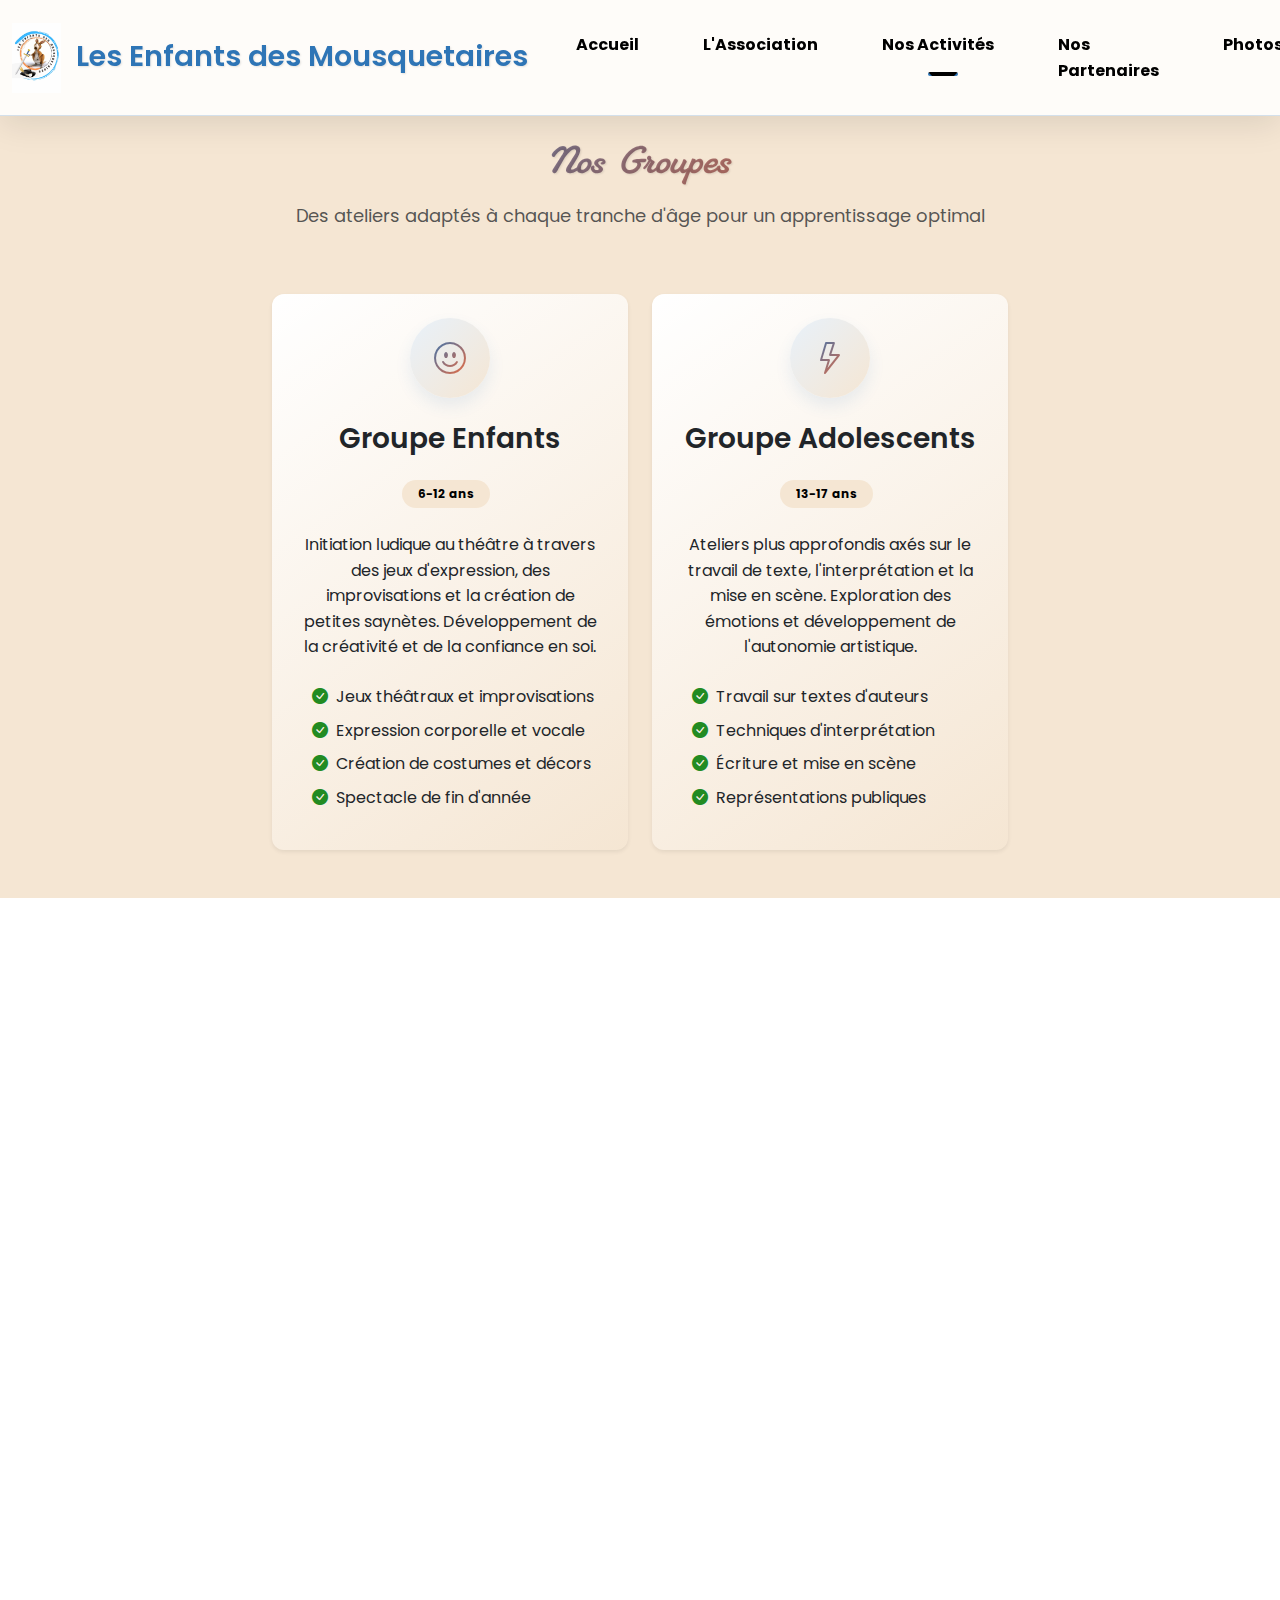
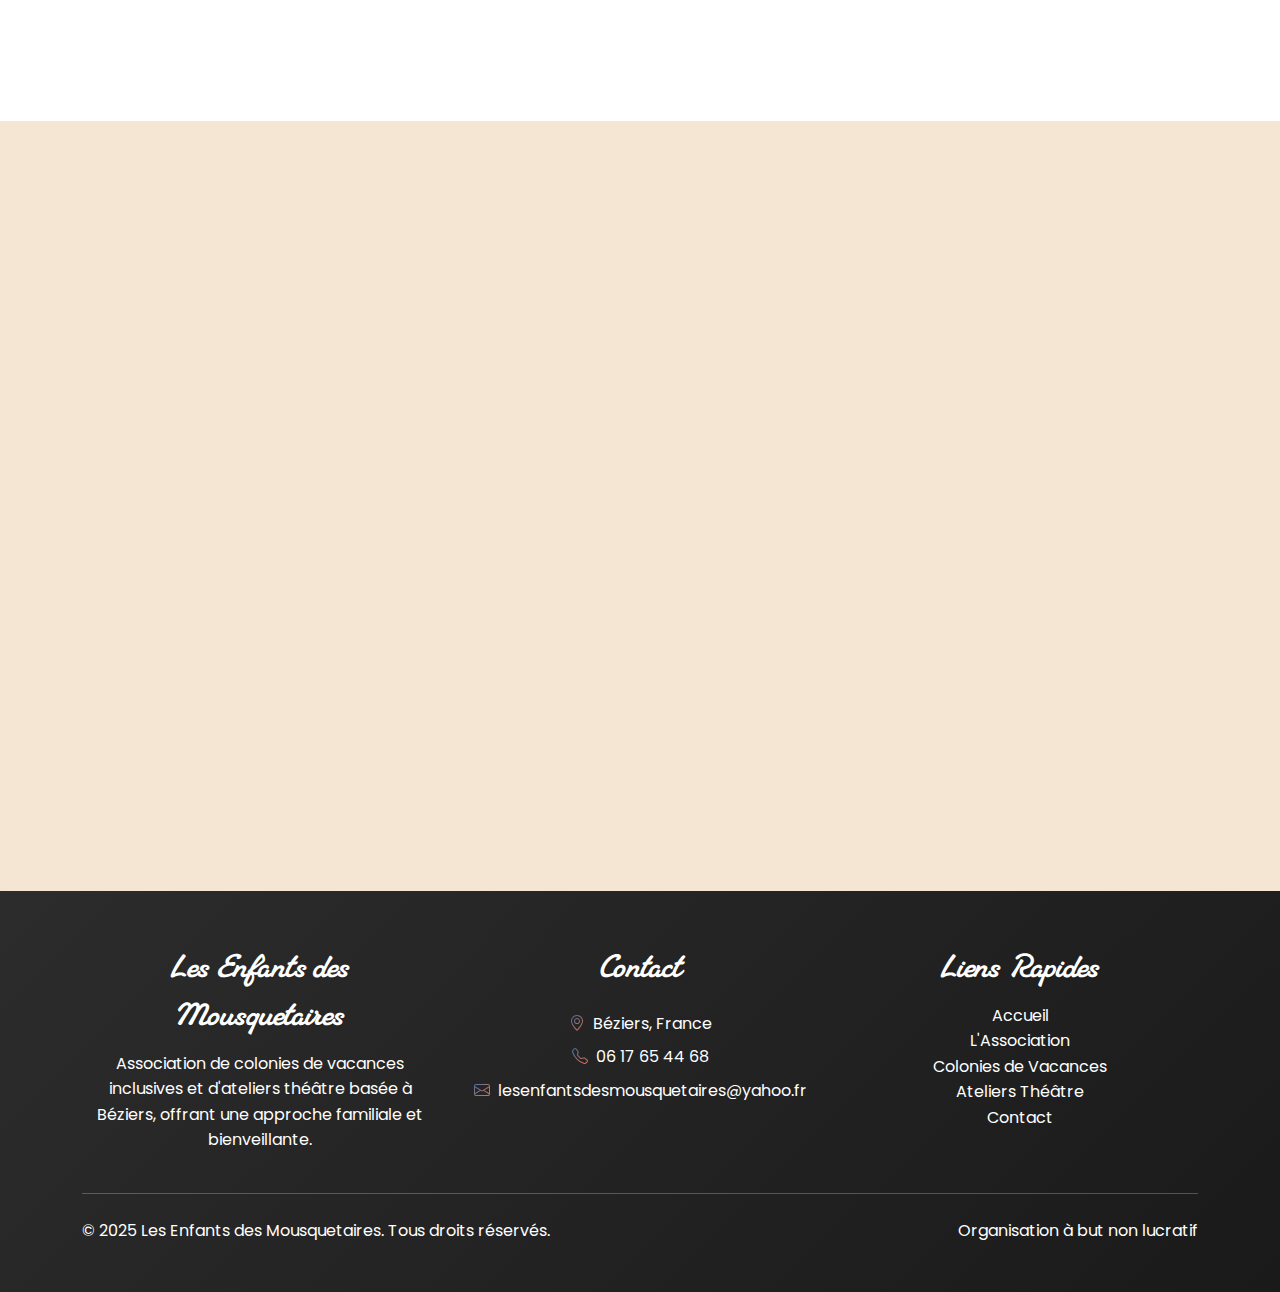
<file: src/pages/theatre.html>
<!DOCTYPE html>
<html lang="fr">
<head>
    <meta charset="UTF-8">
    <meta name="viewport" content="width=device-width, initial-scale=1.0">
    <meta name="description" content="Découvrez nos ateliers théâtre pour enfants, adolescents et adultes : création de spectacles, expression artistique et développement personnel">
    <title>Ateliers Théâtre - Les Enfants des Mousquetaires</title>

    <!-- Bootstrap CSS -->
    <link href="https://cdn.jsdelivr.net/npm/bootstrap@5.3.2/dist/css/bootstrap.min.css" rel="stylesheet">
    <!-- Bootstrap Icons -->
    <link rel="stylesheet" href="https://cdn.jsdelivr.net/npm/bootstrap-icons@1.11.0/font/bootstrap-icons.css">
    <!-- Google Fonts -->
    <link href="https://fonts.googleapis.com/css2?family=Poppins:wght@300;400;500;600;700&display=swap" rel="stylesheet">
    <!-- Custom CSS -->
    <link rel="stylesheet" href="../styles/main.css">
</head>
<body>
    <!-- Navigation -->
    <nav class="navbar navbar-expand-lg navbar-light fixed-top custom-navbar">
        <div class="container-fluid">
            <a class="navbar-brand fw-bold" href="../../public/index.html">
                <img src="../assets/images/LOGO.jpeg" alt="Logo Les Enfants des Mousquetaires" class="me-2"
                    style="height: 70px; width: auto;">
                <span class="navbar-fullname">Les Enfants des Mousquetaires</span>
                <span class="navbar-shortname">LEDM</span>
            </a>

            <button class="navbar-toggler border-0" type="button" data-bs-toggle="collapse" data-bs-target="#navbarNav">
                <span class="navbar-toggler-icon"></span>
            </button>

            <div class="collapse navbar-collapse" id="navbarNav">
                <ul class="navbar-nav ms-auto">
                    <li class="nav-item">
                        <a class="nav-link" href="../../public/index.html">Accueil</a>
                    </li>
                    <li class="nav-item">
                        <a class="nav-link" href="association.html">L'Association</a>
                    </li>
                    <li class="nav-item dropdown">
                        <a class="nav-link dropdown-toggle  fw-bold active" href="#" role="button" data-bs-toggle="dropdown" aria-expanded="false">
                            Nos Activités
                        </a>
                        <ul class="dropdown-menu">
                            <li><a class="dropdown-item" href="colonies.html">Colonies de Vacances</a></li>
                            <li><a class="dropdown-item active" href="theatre.html">Ateliers Théâtre</a></li>
                        </ul>
                    </li>
                    <li class="nav-item">
                        <a class="nav-link" href="partenaires.html">Nos Partenaires</a>
                    </li>
                    <li class="nav-item">
                        <a class="nav-link" href="photos.html">Photos</a>
                    </li>
                    <li class="nav-item">
                        <a class="nav-link" href="contact.html">Contact</a>
                    </li>
                </ul>
            </div>
        </div>
    </nav>

    <!-- Sections par âge -->
    <section class="py-5">
        <div class="container">
            <div class="row text-center mb-5">
                <div class="col-lg-8 mx-auto">
                    <h1 class="display-5 fw-bold text-primary mb-3 fade-in">Nos Groupes</h1>
                    <p class="lead text-muted fade-in">
                        Des ateliers adaptés à chaque tranche d'âge pour un apprentissage optimal
                    </p>
                </div>
            </div>

            <div class="row g-4 justify-content-center text-center">
                <div class="col-lg-4">
                    <div class="card h-100 border-0 shadow-sm service-card fade-in">
                        <div class="card-body p-4">
                            <div class="service-icon mb-4">
                                <i class="bi bi-emoji-smile"></i>
                            </div>
                            <h3 class="card-title fw-bold mb-4 text-center">Groupe Enfants</h3>
                            <div class="mb-4">
                                <span class="badge bg-primary rounded-pill px-3 py-2 me-2">6-12 ans</span>
                            </div>
                            <p class="card-text mb-4">
                                Initiation ludique au théâtre à travers des jeux d'expression,
                                des improvisations et la création de petites saynètes.
                                Développement de la créativité et de la confiance en soi.
                            </p>
                            <ul class="list-unstyled text-start">
                                <li class="d-flex align-items-center mb-2">
                                    <i class="bi bi-check-circle-fill text-success me-2"></i>
                                    <span>Jeux théâtraux et improvisations</span>
                                </li>
                                <li class="d-flex align-items-center mb-2">
                                    <i class="bi bi-check-circle-fill text-success me-2"></i>
                                    <span>Expression corporelle et vocale</span>
                                </li>
                                <li class="d-flex align-items-center mb-2">
                                    <i class="bi bi-check-circle-fill text-success me-2"></i>
                                    <span>Création de costumes et décors</span>
                                </li>
                                <li class="d-flex align-items-center">
                                    <i class="bi bi-check-circle-fill text-success me-2"></i>
                                    <span>Spectacle de fin d'année</span>
                                </li>
                            </ul>
                        </div>
                    </div>
                </div>

                <div class="col-lg-4">
                    <div class="card h-100 border-0 shadow-sm service-card fade-in">
                        <div class="card-body p-4">
                            <div class="service-icon mb-4">
                                <i class="bi bi-lightning"></i>
                            </div>
                            <h3 class="card-title fw-bold mb-4 text-center">Groupe Adolescents</h3>
                            <div class="mb-4">
                                <span class="badge bg-primary rounded-pill px-3 py-2 me-2">13-17 ans</span>
                            </div>
                            <p class="card-text mb-4">
                                Ateliers plus approfondis axés sur le travail de texte,
                                l'interprétation et la mise en scène. Exploration des émotions
                                et développement de l'autonomie artistique.
                            </p>
                            <ul class="list-unstyled text-start">
                                <li class="d-flex align-items-center mb-2">
                                    <i class="bi bi-check-circle-fill text-success me-2"></i>
                                    <span>Travail sur textes d'auteurs</span>
                                </li>
                                <li class="d-flex align-items-center mb-2">
                                    <i class="bi bi-check-circle-fill text-success me-2"></i>
                                    <span>Techniques d'interprétation</span>
                                </li>
                                <li class="d-flex align-items-center mb-2">
                                    <i class="bi bi-check-circle-fill text-success me-2"></i>
                                    <span>Écriture et mise en scène</span>
                                </li>
                                <li class="d-flex align-items-center">
                                    <i class="bi bi-check-circle-fill text-success me-2"></i>
                                    <span>Représentations publiques</span>
                                </li>
                            </ul>
                        </div>
                    </div>
                </div>

            </div>
        </div>
    </section>


    <!-- Méthodes Pédagogiques Section -->
    <section class="py-5 bg-primary text-white">
        <div class="container">
            <div class="row text-center mb-5">
                <div class="col-lg-8 mx-auto">
                    <h1 class="display-5 fw-bold mb-3 fade-in">Notre Pédagogie</h1>
                    <p class="lead fade-in">
                        Une approche bienveillante et inclusive pour développer les talents de chacun
                    </p>
                </div>
            </div>

            <div class="row g-4 text-center text-lg-start">
                <div class="col-lg-6">
                    <div class="fade-in">
                        <h1 class="fw-bold mb-4 text-center">
                            <i class="bi bi-heart me-2"></i>Nos Principes
                        </h1>
                        <ul class="list-unstyled">
                            <li class="d-flex align-items-start mb-3">
                                <i class="bi bi-check-circle me-3 mt-1"></i>
                                <div>
                                    <h3 class="fw-bold mb-1">Bienveillance</h3>
                                    <p class="mb-0 small opacity-75">
                                        Environnement sécurisant où chacun peut s'exprimer
                                        sans jugement et à son rythme
                                    </p>
                                </div>
                            </li>
                            <li class="d-flex align-items-start mb-3">
                                <i class="bi bi-check-circle me-3 mt-1"></i>
                                <div>
                                    <h3 class="fw-bold mb-1">Créativité</h3>
                                    <p class="mb-0 small opacity-75">
                                        Encouragement de l'imagination et de l'expression
                                        personnelle de chaque participant
                                    </p>
                                </div>
                            </li>
                            <li class="d-flex align-items-start mb-3">
                                <i class="bi bi-check-circle me-3 mt-1"></i>
                                <div>
                                    <h3 class="fw-bold mb-1">Collaboration</h3>
                                    <p class="mb-0 small opacity-75">
                                        Travail d'équipe et respect mutuel
                                        pour créer ensemble
                                    </p>
                                </div>
                            </li>
                            <li class="d-flex align-items-start">
                                <i class="bi bi-check-circle me-3 mt-1"></i>
                                <div>
                                    <h3 class="fw-bold mb-1">Épanouissement</h3>
                                    <p class="mb-0 small opacity-75">
                                        Développement de la confiance en soi
                                        et révélation des talents cachés
                                    </p>
                                </div>
                            </li>
                        </ul>
                    </div>
                </div>

                <div class="col-lg-6">
                    <div class="fade-in">
                        <h1 class="fw-bold mb-4 text-center">
                            <i class="bi bi-tools me-2"></i>Nos Méthodes
                        </h1>
                        <div class="row g-3">
                            <div class="col-md-6">
                                <div class="method-card p-3 bg-white bg-opacity-10 rounded">
                                    <h3 class="fw-bold mb-2">
                                        <i class="bi bi-people me-2"></i>Jeux théâtraux
                                    </h3>
                                    <p class="small mb-0 opacity-75">
                                        Approche ludique pour développer l'expression
                                    </p>
                                </div>
                            </div>
                            <div class="col-md-6">
                                <div class="method-card p-3 bg-white bg-opacity-10 rounded">
                                    <h3 class="fw-bold mb-2">
                                        <i class="bi bi-chat me-2"></i>Improvisations
                                    </h3>
                                    <p class="small mb-0 opacity-75">
                                        Spontanéité et réactivité créative
                                    </p>
                                </div>
                            </div>
                            <div class="col-md-6">
                                <div class="method-card p-3 bg-white bg-opacity-10 rounded">
                                    <h3 class="fw-bold mb-2">
                                        <i class="bi bi-body-text me-2"></i>Travail corporel
                                    </h3>
                                    <p class="small mb-0 opacity-75">
                                        Expression par le mouvement et la gestuelle
                                    </p>
                                </div>
                            </div>
                            <div class="col-md-6">
                                <div class="method-card p-3 bg-white bg-opacity-10 rounded">
                                    <h3 class="fw-bold mb-2">
                                        <i class="bi bi-mic me-2"></i>Travail vocal
                                    </h3>
                                    <p class="small mb-0 opacity-75">
                                        Projection, diction et expressivité
                                    </p>
                                </div>
                            </div>
                            <div class="col-md-6">
                                <div class="method-card p-3 bg-white bg-opacity-10 rounded">
                                    <h3 class="fw-bold mb-2">
                                        <i class="bi bi-palette me-2"></i>Création artistique
                                    </h3>
                                    <p class="small mb-0 opacity-75">
                                        Costumes, décors et mise en scène
                                    </p>
                                </div>
                            </div>
                            <div class="col-md-6">
                                <div class="method-card p-3 bg-white bg-opacity-10 rounded">
                                    <h3 class="fw-bold mb-2">
                                        <i class="bi bi-book me-2"></i>Analyse de texte
                                    </h3>
                                    <p class="small mb-0 opacity-75">
                                        Compréhension et interprétation
                                    </p>
                                </div>
                            </div>
                        </div>
                    </div>
                </div>
            </div>
        </div>
    </section>

    <!-- Spectacles Section -->
    <section class="py-5">
        <div class="container">
            <div class="row text-center mb-5">
                <div class="col-lg-8 mx-auto">
                    <h1 class="display-5 fw-bold text-primary mb-3 fade-in">Nos Spectacles</h1>
                    <p class="lead text-muted fade-in">
                        Moments privilégiés de partage et de fierté pour tous les participants
                    </p>
                </div>
            </div>

            <div class="row g-4 text-center text-lg-start">
                <div class="col-md-6">
                    <div class="card border-0 shadow-sm h-100 fade-in">
                        <div class="card-body p-4">
                            <div class="service-icon mb-3">
                                <i class="bi bi-calendar-event"></i>
                            </div>
                            <h1 class="card-title fw-bold text-center">Spectacles de Fin d'Année</h1>
                            <p class="card-text mb-3">
                                Chaque groupe présente le fruit de son travail annuel
                                lors de représentations ouvertes aux familles et amis.
                            </p>
                            <ul class="list-unstyled small">
                                <li class="d-flex align-items-center mb-1">
                                    <i class="bi bi-calendar3 text-primary me-2"></i>
                                    <span>Juin - Représentations publiques</span>
                                </li>
                                <li class="d-flex align-items-center mb-1">
                                    <i class="bi bi-people text-primary me-2"></i>
                                    <span>Familles et amis invités</span>
                                </li>
                                <li class="d-flex align-items-center">
                                    <i class="bi bi-trophy text-primary me-2"></i>
                                    <span>Moment de fierté partagée</span>
                                </li>
                            </ul>
                        </div>
                    </div>
                </div>

                <div class="col-md-6">
                    <div class="card border-0 shadow-sm h-100 fade-in">
                        <div class="card-body p-4">
                            <div class="service-icon mb-3">
                                <i class="bi bi-stars"></i>
                            </div>
                            <h1 class="card-title fw-bold text-center">Événements Spéciaux</h1>
                            <p class="card-text mb-3">
                                Participation à des événements culturels locaux
                                et organisation de soirées théâtre thématiques.
                            </p>
                            <ul class="list-unstyled small">
                                <li class="d-flex align-items-center mb-1">
                                    <i class="bi bi-building text-primary me-2"></i>
                                    <span>Partenariats culturels</span>
                                </li>
                                <li class="d-flex align-items-center mb-1">
                                    <i class="bi bi-mask text-primary me-2"></i>
                                    <span>Soirées à thème</span>
                                </li>
                                <li class="d-flex align-items-center">
                                    <i class="bi bi-heart text-primary me-2"></i>
                                    <span>Spectacles caritatifs</span>
                                </li>
                            </ul>
                        </div>
                    </div>
                </div>
            </div>

            <div class="row mt-5">
                <div class="col-lg-8 mx-auto">
                    <div class="alert alert-primary text-center fade-in">
                        <i class="bi bi-info-circle me-2"></i>
                        <strong>Participation libre :</strong> Aucune obligation de monter sur scène !
                        Chacun participe selon ses envies et son niveau de confort.
                    </div>
                </div>
            </div>
        </div>
    </section>

    <!-- Footer -->
    <footer class="bg-dark text-light py-5">
        <div class="container">
            <div class="row g-4 text-center text-lg-start">
                <div class="col-lg-4 text-center text-white">
                    <h1 class="fw-bold mb-3 text-center text-white">Les Enfants des Mousquetaires</h1>
                    <p class="text-light-50">
                        Association de colonies de vacances inclusives et d'ateliers théâtre
                        basée à Béziers, offrant une approche familiale et bienveillante.
                    </p>
                </div>

                <div class="col-lg-4 text-center text-white">
                    <h1 class="fw-bold mb-3text-center text-white">Contact</h1>
                    <ul class="list-unstyled">
                        <li class="mb-2">
                            <i class="bi bi-geo-alt me-2"></i>Béziers, France
                        </li>
                        <li class="mb-2">
                            <i class="bi bi-telephone me-2"></i>06 17 65 44 68
                        </li>
                        <li class="mb-2">
                            <i class="bi bi-envelope me-2"></i>lesenfantsdesmousquetaires@yahoo.fr
                        </li>
                    </ul>
                </div>

                <div class="col-lg-4 text-center text-white">
                    <h1 class="fw-bold mb-3 text-center text-white">Liens Rapides</h1>
                    <ul class="list-unstyled">
                        <li><a href="../../public/index.html" class="text-light-50 text-decoration-none">Accueil</a></li>
                        <li><a href="association.html" class="text-light-50 text-decoration-none">L'Association</a></li>
                        <li><a href="colonies.html" class="text-light-50 text-decoration-none">Colonies de Vacances</a></li>
                        <li><a href="theatre.html" class="text-light-50 text-decoration-none">Ateliers Théâtre</a></li>
                        <li><a href="contact.html" class="text-light-50 text-decoration-none">Contact</a></li>
                    </ul>
                </div>
            </div>

            <hr class="my-4">

            <div class="row align-items-center">
                <div class="col-md-6">
                    <p class="mb-0 text-light-50">
                        &copy; 2025 Les Enfants des Mousquetaires. Tous droits réservés.
                    </p>
                </div>
                <div class="col-md-6 text-md-end">
                    <p class="mb-0 text-light-50">
                        Organisation à but non lucratif
                    </p>
                </div>
            </div>
        </div>
    </footer>

    <!-- Bootstrap JS -->
    <script src="https://cdn.jsdelivr.net/npm/bootstrap@5.3.2/dist/js/bootstrap.bundle.min.js"></script>
    <!-- Custom JS -->
    <script src="../scripts/main.js"></script>
</body>
</html>
</file>
<file: src/styles/main.css>
/* ============================================
   MAIN STYLESHEET - Les Enfants des Mousquetaires
   ============================================ */

/* Police Florida Vibes locale */
@font-face {
  font-family: 'Florida Vibes';
  src: url('../fonts/Florida Vibes.otf') format('opentype'),
       url('../fonts/Florida Vibes.ttf') format('truetype');
  font-weight: normal;
  font-style: normal;
  font-display: swap;
}

/* CSS Custom Properties (Design Tokens) */
:root {
  /* Colors - Thème Bleu/Orange/Jaune/Beige */
  --color-primary: #2E75B6;        /* Bleu océan profond */
  --color-secondary: #FF6B35;      /* Orange vif et chaleureux */
  --color-accent: #F4C542;         /* Jaune solaire */
  --color-beige: #F5E6D3;          /* Beige doux */
  --color-text: #000000;           /* Noir pur pour contraste maximal */
  --color-background: #FFFFFF;     /* Blanc pur */

  /* Extended color palette */
  --color-primary-dark: #1B4A73;
  --color-primary-light: #E8F1FA;
  --color-secondary-dark: #CC4A1A;
  --color-secondary-light: #FFE8E1;
  --color-accent-dark: #D4A315;
  --color-accent-light: #FDF5D6;
  --color-beige-dark: #c1aa8b;
  --color-beige-light: #e7d1b9;

  /* Neutral colors */
  --color-white: #FFFFFF;
  --color-light: #F8F9FA;
  --color-muted: #000000;          /* Noir pur pour meilleure lisibilité */
  --color-dark: #2c2c2c;           /* Fond sombre pour texte blanc */

/* Responsive Navbar Brand Text */
.navbar-fullname {
  display: inline;
}
.navbar-shortname {
  display: none;
}
@media (max-width: 576px) {
  .navbar-fullname {
    display: none;
  }
  .navbar-shortname {
    display: inline;
  }
}
  /* Status colors with better contrast */
  --color-success: #228B22;
  --color-warning: #B8860B;
  --color-danger: #DC143C;
  --color-info: #003D82;
html, body {
  background-color: var(--color-beige);
  max-width: 100vw;
  overflow-x: hidden;
}

.bg-light {
  background-color: var(--color-beige) !important;
}

.gallery-filters {
  overflow-x: auto;
  white-space: nowrap;
  width: 100%;
  justify-content: center;
}

@media (max-width: 576px) {
  .gallery-filters .btn {
    min-width: 160px;
    font-size: 1rem;
  }
  .container {
    width: 100vw;
    padding-left: 8px;
    padding-right: 8px;
  }
}

  /* Typography - Florida Vibes pour les titres et Poppins pour le texte */
  --font-heading: 'Florida Vibes', 'Georgia', serif;
  --font-primary: 'Poppins', -apple-system, BlinkMacSystemFont, 'Segoe UI', sans-serif;
  --font-secondary: 'Poppins', -apple-system, BlinkMacSystemFont, 'Segoe UI', sans-serif;

  /* Font weights */
  --font-weight-light: 300;
  --font-weight-normal: 400;
  --font-weight-medium: 500;
  --font-weight-semibold: 600;
  --font-weight-bold: 700;

  /* Spacing system */
  --space-unit: 0.25rem;
  --space-xs: calc(var(--space-unit) * 2);    /* 0.5rem */
  --space-sm: calc(var(--space-unit) * 4);    /* 1rem */
  --space-md: calc(var(--space-unit) * 6);    /* 1.5rem */
  --space-lg: calc(var(--space-unit) * 8);    /* 2rem */
  --space-xl: calc(var(--space-unit) * 12);   /* 3rem */
  --space-xxl: calc(var(--space-unit) * 16);  /* 4rem */

  /* Border radius */
  --border-radius-sm: 0.375rem;
  --border-radius: 0.5rem;
  --border-radius-lg: 0.75rem;
  --border-radius-xl: 1rem;

  /* Shadows */
  --shadow-sm: 0 0.125rem 0.25rem rgba(0, 0, 0, 0.075);
  --shadow: 0 0.5rem 1rem rgba(0, 0, 0, 0.15);
  --shadow-lg: 0 1rem 3rem rgba(0, 0, 0, 0.175);

  /* Transitions */
  --transition-fast: 0.15s ease-in-out;
  --transition-base: 0.3s ease-in-out;
  --transition-slow: 0.5s ease-in-out;

  /* Z-index scale */
  --z-dropdown: 1000;
  --z-sticky: 1020;
  --z-fixed: 1030;
  --z-modal-backdrop: 1040;
  --z-modal: 1050;
  --z-popover: 1060;
  --z-tooltip: 1070;
}

/* ============================================
   BASE STYLES
   ============================================ */

/* Global reset and base styles */
* {
  box-sizing: border-box;
}

html {
  scroll-behavior: smooth;
}

body {
  font-family: var(--font-primary);
  font-weight: var(--font-weight-normal);
  line-height: 1.6;
  color: var(--color-text);
  background-color: var(--color-background);
  -webkit-font-smoothing: antialiased;
  -moz-osx-font-smoothing: grayscale;
}

/* Typography overrides */
h1, h2 {
  font-family: var(--font-heading) !important;
  font-weight: normal !important;
  line-height: 1.2;
  color: var(--color-text);
  margin-bottom: var(--space-md);
  text-shadow: 1px 1px 2px rgba(0,0,0,0.1);
}

/* Force Florida Vibes for all h1 and h2, even with Bootstrap classes */
h1.fw-bold, h2.fw-bold,
h1.display-1, h1.display-2, h1.display-3, h1.display-4, h1.display-5, h1.display-6,
h2.display-1, h2.display-2, h2.display-3, h2.display-4, h2.display-5, h2.display-6,
.card-title h1, .card-title h2,
h1.card-title, h2.card-title {
  font-family: var(--font-heading) !important;
  font-weight: normal !important;
}

h3, h4, h5, h6 {
  font-family: var(--font-primary);
  font-weight: var(--font-weight-semibold);
  line-height: 1.2;
  color: var(--color-text);
  margin-bottom: var(--space-md);
}

.display-1, .display-2 {
  font-family: var(--font-heading);
  font-weight: normal;
  text-shadow: 2px 2px 4px rgba(0,0,0,0.1);
}

.display-3, .display-4, .display-5, .display-6 {
  font-family: var(--font-primary);
  font-weight: var(--font-weight-semibold);
  text-shadow: 1px 1px 2px rgba(0,0,0,0.1);
}

/* Styles spécifiques pour les éléments de titre */
.navbar-brand {
  font-family: var(--font-primary) !important;
  font-weight: var(--font-weight-semibold) !important;
}

.card-title {
  font-family: var(--font-primary) !important;
  font-weight: var(--font-weight-semibold) !important;
}

.lead {
  font-size: 1.125rem;
  font-weight: var(--font-weight-normal);
  color: var(--color-text);
}

/* ============================================
   BOOTSTRAP COMPONENT OVERRIDES
   ============================================ */

/* Primary color overrides */
.text-primary { color: var(--color-primary) !important; }
.bg-primary {
  background-color: var(--color-beige) !important;
  color: var(--color-text) !important;
}
.border-primary { border-color: var(--color-primary) !important; }

.btn-primary {
  background-color: var(--color-primary);
  border-color: var(--color-primary);
  color: var(--color-white);
  font-weight: var(--font-weight-semibold);
  padding: var(--space-sm) var(--space-lg);
  border-radius: var(--border-radius);
  transition: all var(--transition-base);
}

.btn-primary:hover,
.btn-primary:focus {
  background-color: var(--color-primary-dark);
  border-color: var(--color-primary-dark);
  color: var(--color-white);
  transform: translateY(-1px);
  box-shadow: var(--shadow);
}

.btn-outline-primary {
  color: var(--color-primary);
  border-color: var(--color-primary);
  font-weight: var(--font-weight-semibold);
  padding: var(--space-sm) var(--space-lg);
  border-radius: var(--border-radius);
  transition: all var(--transition-base);
}

.btn-outline-primary:hover,
.btn-outline-primary:focus {
  background-color: var(--color-primary);
  border-color: var(--color-primary);
  color: var(--color-white);
  transform: translateY(-1px);
  box-shadow: var(--shadow);
}

/* Secondary button styles */
.btn-secondary {
  background-color: var(--color-secondary);
  border-color: var(--color-secondary);
  color: var(--color-white);
  font-weight: var(--font-weight-semibold);
}

.btn-secondary:hover,
.btn-secondary:focus {
  background-color: var(--color-secondary-dark);
  border-color: var(--color-secondary-dark);
  color: var(--color-white);
}

.btn-outline-secondary {
  color: var(--color-secondary-dark);
  border-color: var(--color-secondary);
}

.btn-outline-secondary:hover,
.btn-outline-secondary:focus {
  background-color: var(--color-secondary);
  border-color: var(--color-secondary);
  color: var(--color-white);
}

/* ============================================
   CUSTOM HERO BUTTONS
   ============================================ */

.hero-buttons-container {
  position: relative;
  display: flex;
  flex-direction: column;
  align-items: center;
  gap: var(--space-md);
}

.hero-buttons-container .d-flex {
  display: flex !important;
  justify-content: center !important;
  align-items: center !important;
  flex-wrap: wrap;
  gap: var(--space-md) !important;
}

/* Base custom button styles */
.btn-custom-primary,
.btn-custom-secondary,
.btn-custom-accent,
.btn-custom-info {
  position: relative;
  overflow: hidden;
  font-weight: var(--font-weight-semibold);
  padding: var(--space-md) var(--space-xl);
  border-radius: var(--border-radius-lg);
  transition: all var(--transition-base);
  border: 2px solid transparent;
  text-decoration: none;
  font-size: 1.1rem;
  box-shadow: var(--shadow);
  z-index: 1;
  width: 280px;
  min-height: 60px;
  display: inline-flex;
  align-items: center;
  justify-content: center;
  text-align: center;
  flex-shrink: 0;
}

.btn-custom-primary,
.btn-custom-secondary,
.btn-custom-accent,
.btn-custom-info:hover {
  box-shadow: var(--shadow-lg);
}

/* Primary button - Bleu océan */
.btn-custom-primary {
  background: linear-gradient(135deg, var(--color-primary), var(--color-primary-dark));
  border-color: var(--color-primary-dark);
  color: var(--color-white);
  transform: translateY(0) scale(1);
  transition: all 0.4s cubic-bezier(0.25, 0.46, 0.45, 0.94);
  box-shadow: 0 4px 15px rgba(46, 117, 182, 0.3);
}

.btn-custom-primary:hover {
  background: linear-gradient(135deg, var(--color-primary-dark), var(--color-primary));
  border-color: var(--color-primary);
  color: var(--color-white);
  transform: translateY(-4px) scale(1.02);
  box-shadow: 0 8px 25px rgba(46, 117, 182, 0.4);
}

/* Secondary button - Orange chaleureux */
.btn-custom-secondary {
  background: linear-gradient(135deg, var(--color-secondary), var(--color-secondary-dark));
  color: var(--color-white);
  border-color: var(--color-secondary-dark);
  transform: translateY(0) scale(1);
  transition: all 0.4s cubic-bezier(0.25, 0.46, 0.45, 0.94);
  box-shadow: 0 4px 15px rgba(255, 107, 53, 0.3);
}

.btn-custom-secondary:hover {
  background: linear-gradient(135deg, var(--color-secondary-dark), var(--color-secondary));
  color: var(--color-white);
  border-color: var(--color-secondary);
  transform: translateY(-4px) scale(1.02);
  box-shadow: 0 8px 25px rgba(255, 107, 53, 0.4);
}

/* Accent button - Jaune solaire */
.btn-custom-accent {
  background: linear-gradient(135deg, var(--color-accent), var(--color-accent-dark));
  color: var(--color-text);
  border-color: var(--color-accent-dark);
  transform: translateY(0) scale(1);
  transition: all 0.4s cubic-bezier(0.25, 0.46, 0.45, 0.94);
  box-shadow: 0 4px 15px rgba(244, 197, 66, 0.3);
}

.btn-custom-accent:hover {
  background: linear-gradient(135deg, var(--color-accent-dark), var(--color-accent));
  color: var(--color-text);
  border-color: var(--color-accent);
  transform: translateY(-4px) scale(1.02);
  box-shadow: 0 8px 25px rgba(244, 197, 66, 0.4);
}

/* Beige button - Nouveau style beige */
.btn-custom-info {
  background: linear-gradient(135deg, var(--color-beige), var(--color-beige-dark));
  color: var(--color-text);
  border-color: var(--color-beige-dark);
  transform: translateY(0);
  transition: all 0.4s cubic-bezier(0.25, 0.46, 0.45, 0.94);
}

.btn-custom-info:hover {
  background: linear-gradient(135deg, var(--color-beige-dark), var(--color-beige));
  color: var(--color-text);
  border-color: var(--color-beige-dark);
  transform: translateY(-4px) scale(1.02);
}

/* Shimmer effect plus doux et fluide */
.btn-shimmer {
  position: absolute;
  top: 0;
  left: -100%;
  width: 100%;
  height: 100%;
  background: linear-gradient(
    45deg,
    transparent,
    rgba(255, 255, 255, 0.4),
    transparent
  );
  transition: left 0.6s cubic-bezier(0.25, 0.46, 0.45, 0.94);
  z-index: 2;
  pointer-events: none;
  border-radius: inherit;
}

.btn-custom-primary:hover .btn-shimmer,
.btn-custom-secondary:hover .btn-shimmer,
.btn-custom-accent:hover .btn-shimmer,
.btn-custom-info:hover .btn-shimmer {
  left: 100%;
}

/* Icon animations plus fluides et naturelles */
.btn-custom-primary i,
.btn-custom-secondary i,
.btn-custom-accent i,
.btn-custom-info i {
  transition: all 0.3s cubic-bezier(0.25, 0.46, 0.45, 0.94);
  display: inline-block;
  transform-origin: center;
}

.btn-custom-primary:hover i {
  transform: rotate(8deg) scale(1.15);
}

.btn-custom-secondary:hover i {
  transform: scale(1.2) rotateY(12deg);
}

.btn-custom-accent:hover i {
  transform: translateY(-2px) scale(1.15) rotate(-3deg);
}

.btn-custom-info:hover i {
  transform: translateY(-2px) scale(1.1) rotate(5deg);
}

/* Animation pour les boutons au focus */
.btn-custom-primary:focus,
.btn-custom-secondary:focus,
.btn-custom-accent:focus,
.btn-custom-info:focus {
  transform: translateY(-2px) scale(1.02);
  box-shadow: 0 8px 25px rgba(0,0,0,0.15);
  outline: 3px solid var(--color-accent-light);
  outline-offset: 3px;
}

/* Animations d'entrée pour les boutons */
@keyframes buttonFadeIn {
  0% {
    opacity: 0;
    transform: translateY(20px) scale(0.9);
  }
  100% {
    opacity: 1;
    transform: translateY(0) scale(1);
  }
}

.btn-custom-primary,
.btn-custom-secondary,
.btn-custom-accent,
.btn-custom-info {
  animation: buttonFadeIn 0.6s cubic-bezier(0.25, 0.46, 0.45, 0.94) forwards;
}

.btn-custom-secondary {
  animation-delay: 0.1s;
}

.btn-custom-accent {
  animation-delay: 0.2s;
}

.btn-custom-info {
  animation-delay: 0.3s;
}

/* Responsive adjustments */
@media (max-width: 768px) {
  .btn-custom-primary,
  .btn-custom-secondary,
  .btn-custom-accent,
  .btn-custom-info {
    padding: var(--space-sm) var(--space-lg);
    font-size: 1rem;
    width: 100%;
    max-width: 280px;
    min-height: 56px;
  }

  .hero-buttons-container {
    gap: var(--space-sm);
  }

  .hero-buttons-container .d-flex {
    flex-direction: column !important;
    align-items: center !important;
    gap: var(--space-sm) !important;
    width: 100%;
  }
}

@media (max-width: 576px) {
  .btn-custom-primary,
  .btn-custom-secondary,
  .btn-custom-accent,
  .btn-custom-info {
    width: 100%;
    max-width: 260px;
    font-size: 0.95rem;
    padding: var(--space-sm) var(--space-md);
  }
}

/* Card overrides - animations plus fluides */
.card {
  border: none;
  border-radius: var(--border-radius-lg);
  box-shadow: var(--shadow-sm);
  transition: all 0.4s cubic-bezier(0.25, 0.46, 0.45, 0.94);
  transform: translateY(0) scale(1);
}

.card:hover {
  transform: translateY(-6px) scale(1.02);
  box-shadow: 0 12px 30px rgba(0, 0, 0, 0.15);
}

/* Service cards - animations spéciales */
.service-card {
  transition: all 0.4s cubic-bezier(0.25, 0.46, 0.45, 0.94);
  transform: translateY(0) scale(1);
}

.service-card:hover {
  transform: translateY(-8px) scale(1.03);
  box-shadow: 0 15px 35px rgba(0, 0, 0, 0.1);
}

.service-card:hover .service-icon i {
  transform: scale(1.1) rotate(5deg);
  transition: all 0.3s ease;
}

/* Animation d'apparition pour les éléments */
@keyframes fadeInUp {
  0% {
    opacity: 0;
    transform: translateY(30px);
  }
  100% {
    opacity: 1;
    transform: translateY(0);
  }
}

.fade-in {
  animation: fadeInUp 0.6s cubic-bezier(0.25, 0.46, 0.45, 0.94) forwards;
}

/* ============================================
   NAVIGATION STYLES - CORRECTION MOBILE
   ============================================ */

.custom-navbar {
  background-color: rgba(255, 255, 255, 0.98);
  backdrop-filter: blur(15px);
  -webkit-backdrop-filter: blur(15px);
  border-bottom: 2px solid var(--color-primary);
  padding: var(--space-sm) 0;
  transition: all var(--transition-base);
  z-index: 1050 !important;
  box-shadow: 0 2px 10px rgba(0,0,0,0.1);
}

.custom-navbar .container-fluid {
  padding-right: var(--space-lg);
}

.custom-navbar.scrolled {
  background-color: rgba(255, 255, 255, 0.99);
  box-shadow: 0 2px 15px rgba(0,0,0,0.15);
}

.navbar-brand {
  font-family: var(--font-heading);
  font-weight: var(--font-weight-bold);
  font-size: 1.8rem;
  color: var(--color-primary) !important;
  transition: all var(--transition-base);
  text-shadow: 1px 1px 2px rgba(0,0,0,0.1);
}

.navbar-brand:hover {
  color: var(--color-primary-dark) !important;
  transform: scale(1.02);
}

.navbar-nav .nav-link {
  color: var(--color-text) !important;
  font-weight: var(--font-weight-bold);
  padding: var(--space-sm) var(--space-md) !important;
  margin: 0 var(--space-xs);
  border-radius: var(--border-radius);
  transition: all var(--transition-base);
  position: relative;
}

.navbar-nav .nav-link:hover,
.navbar-nav .nav-link:focus {
  color: var(--color-primary) !important;
  background-color: var(--color-primary-light);
  transform: translateY(-1px);
  text;
}

.navbar-nav .nav-link.active {
  color: var(--color-primary) !important;
  background-color: var(--color-primary-light);
  font-weight: var(--font-weight-semibold);
}

.navbar-nav .nav-link.active::after {
  content: '';
  position: absolute;
  bottom: -2px;
  left: 50%;
  transform: translateX(-50%);
  width: 30px;
  height: 3px;
  background-color: var(--color-primary);
  border-radius: 2px;
}

/* Dropdown styles */
.dropdown-menu {
  border: 2px solid var(--color-primary-light);
  box-shadow: var(--shadow-lg);
  border-radius: var(--border-radius);
  padding: var(--space-sm);
  background-color: var(--color-white);
  margin-top: var(--space-xs);
}

.dropdown-item {
  padding: var(--space-sm) var(--space-md);
  border-radius: var(--border-radius-sm);
  transition: all var(--transition-fast);
  color: var(--color-text);
}

.dropdown-item:hover,
.dropdown-item:focus {
  background-color: var(--color-primary-light);
  color: var(--color-primary);
  transform: translateX(3px);
}

/* Mobile menu toggle */
.navbar-toggler {
  border: 2px solid var(--color-primary) !important;
  padding: var(--space-xs);
  border-radius: var(--border-radius);
}

.navbar-toggler:focus {
  box-shadow: 0 0 0 0.2rem rgba(0, 61, 130, 0.25);
}

.navbar-toggler-icon {
  background-image: url("data:image/svg+xml,%3csvg xmlns='http://www.w3.org/2000/svg' viewBox='0 0 30 30'%3e%3cpath stroke='%23003D82' stroke-linecap='round' stroke-miterlimit='10' stroke-width='2' d='m4 7h22M4 15h22M4 23h22'/%3e%3c/svg%3e");
}

/* Correction du padding body pour éviter que la navbar coupe le contenu */
body {
  padding-top: 80px;
}

/* Media queries pour mobile et tablette */
@media (max-width: 991.98px) {
  body {
    padding-top: 90px;
  }

  .custom-navbar {
    padding: var(--space-md) 0;
  }

  .navbar-brand {
    font-size: 1.4rem;
  }

  .navbar-collapse {
    margin-top: var(--space-md);
    background-color: rgba(255, 255, 255, 0.95);
    border-radius: var(--border-radius);
    padding: var(--space-md);
    box-shadow: var(--shadow);
  }

  .navbar-nav .nav-link {
    text-align: center;
    margin: var(--space-xs) 0;
    border-radius: var(--border-radius);
  }
  /* Place burger menu to the right on mobile */
  .custom-navbar .navbar-toggler {
    margin-left: auto;
    display: block;
  }
}

@media (max-width: 767.98px) {
  body {
    padding-top: 85px;
  }


  .navbar-brand img {
    height: 35px !important;
  }
}

/* Fix dropdown toggle highlighting issue */
.custom-navbar .navbar-nav .dropdown-toggle {
  background: none !important;
  border: none !important;
  color: var(--color-text) !important;
  padding: var(--space-sm) var(--space-md) !important;
  margin: 0 var(--space-xs);
  border-radius: var(--border-radius);
  transition: all var(--transition-base);
  position: relative;
}

.custom-navbar .navbar-nav .dropdown-toggle:hover {
  color: var(--color-primary) !important;
  background-color: var(--color-primary-light) !important;
}

.custom-navbar .navbar-nav .dropdown-toggle:focus {
  color: var(--color-primary) !important;
  background-color: var(--color-primary-light) !important;
  box-shadow: none !important;
}

.custom-navbar .navbar-nav .dropdown-toggle.show {
  color: var(--color-primary) !important;
  background: var(--color-primary-light) !important;
  box-shadow: none !important;
  border-radius: var(--border-radius);
}

.custom-navbar .navbar-nav .dropdown-toggle::after {
  transition: transform var(--transition-base);
}

.custom-navbar .navbar-nav .dropdown-toggle.show::after {
  transform: rotate(180deg);
}

/* Ensure dropdown menu appears above other elements */
.custom-navbar .dropdown-menu {
  z-index: 1050;
}

/* Mobile dropdown fix */
@media (max-width: 991.98px) {
  .custom-navbar .dropdown-menu {
    position: static !important;
    float: none;
    width: auto;
    margin-top: 0;
    background-color: var(--color-white);
    border: 0;
    box-shadow: none;
    border-radius: 0;
  }

  .custom-navbar .dropdown-menu.show {
    display: block;
  }

  .custom-navbar .dropdown-item {
    padding: var(--space-sm) var(--space-lg);
  }
}

/* ============================================
   HERO SECTION
   ============================================ */

.hero-section {
  background: linear-gradient(135deg, var(--color-background) 0%, var(--color-primary-light) 100%);
  min-height: 100vh;
  display: flex;
  align-items: center;
  position: relative;
  overflow: hidden;
}

.hero-section::before {
  background-color: var(--color-beige) !important;
  content: '';
  position: absolute;
  top: 0;
  left: 0;
  right: 0;
  bottom: 0;
  background: url("data:image/svg+xml,%3Csvg width='60' height='60' viewBox='0 0 60 60' xmlns='http://www.w3.org/2000/svg'%3E%3Cg fill='none' fill-rule='evenodd'%3E%3Cg fill='%23003D82' fill-opacity='0.03'%3E%3Ccircle cx='30' cy='30' r='4'/%3E%3C/g%3E%3C/g%3E%3C/svg%3E");
  z-index: 1;
}

.hero-section .container {
  position: relative;
  z-index: 2;
}

/* Styles spécifiques pour le titre principal */
.hero-section h1 {
  font-family: var(--font-heading);
  font-weight: normal;
  color: var(--color-text);
  text-shadow: 2px 2px 4px rgba(0,0,0,0.1);
  line-height: 1.1;
}

.hero-image-placeholder {
  background: linear-gradient(45deg, var(--color-secondary-light), var(--color-accent-light));
  border-radius: var(--border-radius-xl);
  padding: var(--space-xxl);
  text-align: center;
  min-height: 400px;
  display: flex;
  flex-direction: column;
  align-items: center;
  justify-content: center;
  box-shadow: var(--shadow);
}

/* ============================================
   SCROLL INDICATOR ANIMATION
   ============================================ */

.scroll-indicator {
  position: absolute;
  bottom: 60px;
  left: 50%;
  transform: translateX(-50%);
  display: flex;
  flex-direction: column;
  align-items: center;
  z-index: 10;
  opacity: 0.8;
  transition: opacity var(--transition-base);
  cursor: pointer;
}

.scroll-indicator:hover {
  opacity: 1;
}

.scroll-arrow {
  width: 60px;
  height: 60px;
  border-radius: 50%;
  background: linear-gradient(135deg, var(--color-primary), var(--color-secondary));
  display: flex;
  align-items: center;
  justify-content: center;
  margin-bottom: var(--space-sm);
  box-shadow: 0 4px 15px rgba(46, 117, 182, 0.3);
  animation: bounceScroll 2s infinite;
  transition: all var(--transition-base);
}

.scroll-arrow:hover {
  transform: scale(1.1);
  box-shadow: 0 6px 20px rgba(46, 117, 182, 0.4);
}

.scroll-arrow i {
  font-size: 1.5rem;
  color: var(--color-white);
  animation: arrowPulse 2s infinite;
}

.scroll-text {
  color: var(--color-primary);
  font-size: 0.9rem;
  font-weight: var(--font-weight-medium);
  text-align: center;
  opacity: 0.9;
  animation: textFade 3s infinite;
}

@keyframes bounceScroll {
  0%, 20%, 50%, 80%, 100% {
    transform: translateY(0);
  }
  40% {
    transform: translateY(-8px);
  }
  60% {
    transform: translateY(-4px);
  }
}

@keyframes arrowPulse {
  0%, 100% {
    transform: scale(1);
  }
  50% {
    transform: scale(1.1);
  }
}

@keyframes textFade {
  0%, 100% {
    opacity: 0.7;
  }
  50% {
    opacity: 1;
  }
}

/* Responsive pour l'indicateur de scroll */
@media (max-width: 768px) {
  .scroll-indicator {
    bottom: 40px;
  }

  .scroll-arrow {
    width: 50px;
    height: 50px;
  }

  .scroll-arrow i {
    font-size: 1.2rem;
  }

  .scroll-text {
    font-size: 0.8rem;
  }
}

/* ============================================
   SERVICE CARDS
   ============================================ */

.service-card {
  transition: all var(--transition-base);
  border-radius: var(--border-radius-lg);
  overflow: hidden;
  background: var(--color-white);
}

.service-card:hover {
  transform: translateY(-5px);
  box-shadow: var(--shadow-lg);
}

.service-icon {
  width: 80px;
  height: 80px;
  border-radius: 50%;
  background: linear-gradient(135deg, var(--color-primary-light), var(--color-secondary-light));
  display: flex;
  align-items: center;
  justify-content: center;
  margin: 0 auto;
  transition: all var(--transition-base);
}

.service-icon i {
  font-size: 2rem;
  color: var(--color-primary);
  transition: all var(--transition-base);
}

.service-card:hover .service-icon {
  transform: scale(1.1);
  background: linear-gradient(135deg, var(--color-primary), var(--color-secondary));
}

.service-card:hover .service-icon i {
  background: var(--color-white) !important;
  -webkit-background-clip: text !important;
  -webkit-text-fill-color: var(--color-white) !important;
  background-clip: text !important;
  color: var(--color-white) !important;
}

/* ============================================
   ABOUT SECTION
   ============================================ */

.about-image-placeholder {
  background: none;
  border-radius: var(--border-radius-xl);
  padding: 0;
  min-height: 300px;
  width: 100%;
  height: 100%;
  display: block;
  box-shadow: none;
  overflow: hidden;
}

/* ============================================
   FOOTER STYLES
   ============================================ */

footer {
  background-color: var(--color-dark) !important;
}

footer h5 {
  color: var(--color-white);
  font-family: var(--font-heading);
  font-weight: normal;
}

footer .text-light-50 {
  color: #FFFFFF !important;
}

footer a.text-light-50:hover {
  color: #FFFFFF !important;
  transition: color var(--transition-base);
}

/* ============================================
   UTILITY CLASSES
   ============================================ */

/* Spacing utilities */
.py-section { padding: var(--space-xxl) 0; }
.my-section { margin: var(--space-xxl) 0; }

/* Background utilities */
.bg-gradient-primary {
  background: linear-gradient(135deg, var(--color-primary), var(--color-primary-dark));
}

.bg-gradient-secondary {
  background: linear-gradient(135deg, var(--color-secondary), var(--color-secondary-dark));
}

.bg-gradient-accent {
  background: linear-gradient(135deg, var(--color-accent), var(--color-accent-dark));
}

/* Text utilities */
.text-gradient {
  background: linear-gradient(135deg, var(--color-primary), var(--color-secondary));
  -webkit-background-clip: text;
  -webkit-text-fill-color: transparent;
  background-clip: text;
}

/* Animation utilities */
.fade-in {
  opacity: 0;
  transform: translateY(20px);
  transition: all var(--transition-slow);
}

.fade-in.visible {
  opacity: 1;
  transform: translateY(0);
}

/* ============================================
   RESPONSIVE DESIGN
   ============================================ */

/* Mobile styles */
@media (max-width: 767px) {
  .hero-section {
    text-align: center;
    padding-top: 100px;
    min-height: calc(100vh - 20px);
  }

  .hero-section h1 {
    font-size: 2.2rem;
    margin-bottom: var(--space-lg);
    line-height: 1.2;
  }

  .display-5 {
    font-size: 1.8rem;
  }

  .btn-lg {
    padding: var(--space-md) var(--space-lg);
    font-size: 1rem;
  }

  .hero-image-placeholder,
  .about-image-placeholder {
    min-height: 250px;
    padding: var(--space-lg);
  }

  .service-icon {
    width: 60px;
    height: 60px;
  }

  .service-icon i {
    font-size: 1.5rem;
  }

  /* Correction spécifique pour le texte "Bienvenue chez" */
  .hero-section .lead {
    font-size: 1rem;
    margin-bottom: var(--space-lg);
    color: var(--color-text);
  }
}

/* Tablet styles */
@media (min-width: 768px) and (max-width: 1023px) {
  .hero-section h1 {
    font-size: 3rem;
  }

  .display-5 {
    font-size: 2.5rem;
  }
}

/* Desktop styles */
@media (min-width: 1024px) {
  .hero-section {
    min-height: 100vh;
  }

  .hero-section h1 {
    font-size: 3.5rem;
  }
}

/* ============================================
   ACCESSIBILITY
   ============================================ */

/* Focus states */
*:focus {
  outline: 2px solid var(--color-primary);
  outline-offset: 2px;
}

/* Reduced motion support */
@media (prefers-reduced-motion: reduce) {
  * {
    animation-duration: 0.01ms !important;
    animation-iteration-count: 1 !important;
    transition-duration: 0.01ms !important;
  }

  html {
    scroll-behavior: auto;
  }
}

/* High contrast mode support */
@media (prefers-contrast: high) {
  :root {
    --color-primary: #D63384;
    --color-secondary: #198754;
    --color-accent: #FFC107;
    --color-text: #000000;
    --color-background: #FFFFFF;
  }
}

/* Print styles */
@media print {
  .navbar,
  .btn,
  footer {
    display: none !important;
  }

  body {
    background: white !important;
    color: black !important;
  }

  .hero-section {
    min-height: auto;
    padding: var(--space-lg) 0;
  }
}

/* ============================================
   NO PHOTOS MESSAGE STYLES
   ============================================ */

.no-photos-message {
    background: var(--color-light);
    border-radius: 15px;
    padding: var(--space-xl);
    margin: var(--space-lg) 0;
    border: 2px dashed var(--color-muted);
    transition: all 0.3s ease;
}

.no-photos-message:hover {
    background: var(--color-primary-light);
    border-color: var(--color-primary);
}

.no-photos-message .display-1 {
    font-size: 4rem;
    margin-bottom: var(--space-md);
    opacity: 0.6;
}

.no-photos-message h3 {
    color: var(--color-text);
    font-family: var(--font-secondary);
    font-weight: var(--font-weight-semibold);
    margin-bottom: var(--space-md);
}

.no-photos-message .lead {
    color: var(--color-text);
    font-size: 1.1rem;
    line-height: 1.6;
    max-width: 600px;
    margin: 0 auto var(--space-lg);
}

.no-photos-message .btn {
    margin: var(--space-xs);
    padding: var(--space-sm) var(--space-lg);
    font-weight: var(--font-weight-medium);
    border-radius: 25px;
    transition: all 0.3s ease;
}

.no-photos-message .btn:hover {
    transform: translateY(-2px);
    box-shadow: 0 4px 15px rgba(0, 0, 0, 0.1);
}

/* Responsive adjustments */
@media (max-width: 768px) {
    .no-photos-message {
        padding: var(--space-lg);
        margin: var(--space-md) 0;
    }

    .no-photos-message .display-1 {
        font-size: 3rem;
    }

    .no-photos-message .lead {
        font-size: 1rem;
    }

    .no-photos-message .btn {
        width: 100%;
        margin: var(--space-xs) 0;
    }
}

/* ============================================
   ICÔNES THÉMATIQUES ET ANIMATIONS
   ============================================ */

/* Style général pour toutes les icônes dans les titres hero */
.hero-section h1 i {
  display: block;
  font-size: 3rem;
  margin-bottom: var(--space-md);
  text-align: center;
  background: linear-gradient(135deg, var(--color-primary), var(--color-secondary));
  -webkit-background-clip: text;
  -webkit-text-fill-color: transparent;
  background-clip: text;
  animation: iconGlow 3s ease-in-out infinite;
  transition: all var(--transition-base);
}

.hero-section h1 i:hover {
  transform: scale(1.1) rotate(5deg);
  animation-duration: 1s;
}

/* Style unifié pour TOUS les emojis/icônes selon le modèle bi-globe2 display-4 */
.bi-star,
.bi-star,
.bi-sun,
.bi-sun,
.bi-camera-video,
.bi-heart,
.bi-heart,
.bi-people,
.bi-people,
.bi-shield-check,
.bi-balloon-heart,
.bi-stars,
.bi-emoji-smile,
.bi-lightning,
.bi-lightbulb,
.bi-globe2,
.bi-check-circle,
.bi-check-circle,
.bi-person-badge,
.bi-person-hearts,
.bi-heart-pulse,
.bi-tools,
.bi-clock,
.bi-body-text,
.bi-mic,
.bi-palette,
.bi-book,
.bi-people,
.bi-chat,
.bi-calendar-week,
.bi-calendar3,
.bi-house-heart,
.bi-tree,
.bi-building,
.bi-trophy,
.bi-music-note,
.bi-camera,
.bi-water,
.bi-map,
.bi-flag,
.bi-mortarboard,
.bi-telephone,
.bi-envelope,
.bi-geo-alt,
.bi-geo-alt,
.bi-train-front,
.bi-calendar-event,
.bi-mask,
.bi-currency-euro,
.bi-envelope-heart,
.bi-images,
.bi-info-circle,
.display-4 {
  background: linear-gradient(135deg, var(--color-primary), var(--color-secondary)) !important;
  -webkit-background-clip: text !important;
  -webkit-text-fill-color: transparent !important;
  background-clip: text !important;
  color: transparent !important;
}

/* Règles de hover spécifiques pour éviter la disparition des icônes quand le background change */
.service-card:hover .bi-star-fill,
.service-card:hover .bi-star,
.service-card:hover .bi-sun-fill,
.service-card:hover .bi-sun,
.service-card:hover .bi-camera-video,
.service-card:hover .bi-heart-fill,
.service-card:hover .bi-heart,
.service-card:hover .bi-people-fill,
.service-card:hover .bi-people,
.service-card:hover .bi-shield-check,
.service-card:hover .bi-balloon-heart,
.service-card:hover .bi-stars,
.service-card:hover .bi-emoji-smile,
.service-card:hover .bi-lightning,
.service-card:hover .bi-lightbulb,
.service-card:hover .bi-globe2,
.service-card:hover .bi-check-circle,
.service-card:hover .bi-person-badge,
.service-card:hover .bi-person-hearts,
.service-card:hover .bi-heart-pulse,
.service-card:hover .bi-tools,
.service-card:hover .bi-clock,
.service-card:hover .bi-body-text,
.service-card:hover .bi-mic,
.service-card:hover .bi-palette,
.service-card:hover .bi-book,
.service-card:hover .bi-chat,
.service-card:hover .bi-calendar-week,
.service-card:hover .bi-calendar3,
.service-card:hover .bi-house-heart,
.service-card:hover .bi-tree,
.service-card:hover .bi-building,
.service-card:hover .bi-trophy,
.service-card:hover .bi-music-note,
.service-card:hover .bi-camera,
.service-card:hover .bi-water,
.service-card:hover .bi-map,
.service-card:hover .bi-flag,
.service-card:hover .bi-mortarboard,
.service-card:hover .bi-telephone-fill,
.service-card:hover .bi-envelope-fill,
.service-card:hover .bi-geo-alt-fill,
.service-card:hover .bi-geo-alt,
.service-card:hover .bi-train-front,
.service-card:hover .bi-calendar-event,
.service-card:hover .bi-mask,
.service-card:hover .bi-currency-euro,
.service-card:hover .bi-envelope-heart {
  background: var(--color-white) !important;
  -webkit-background-clip: text !important;
  -webkit-text-fill-color: var(--color-white) !important;
  background-clip: text !important;
  color: var(--color-white) !important;
  transition: all var(--transition-base) !important;
}
/* Styles spécifiques pour les icônes avec classes de couleur Bootstrap */
.bi-trophy.text-primary,
.bi-mask.text-primary,
.bi-geo-alt.text-primary,
.bi-currency-euro.text-primary,
.bi-map.text-secondary,
.bi-chat-dots,
.bi-flag.text-accent,
.bi-mortarboard.text-primary {
  background: linear-gradient(135deg, var(--color-primary), var(--color-secondary)) !important;
  -webkit-background-clip: text !important;
  -webkit-text-fill-color: transparent !important;
  background-clip: text !important;
  color: transparent !important;
}

/* Hover spécifique pour les icônes avec classes de couleur Bootstrap */
.bi-trophy.text-primary:hover,
.bi-mask.text-primary:hover,
.bi-geo-alt.text-primary:hover,
.bi-currency-euro.text-primary:hover,
.bi-map.text-secondary:hover,
.bi-flag.text-accent:hover,
.bi-mortarboard.text-primary:hover {
  background: var(--color-white) !important;
  -webkit-background-clip: text !important;
  -webkit-text-fill-color: var(--color-white) !important;
  background-clip: text !important;
  color: var(--color-white) !important;
  transition: all var(--transition-base) !important;
}

/* Règles spéciales pour les éléments avec hover sur le parent */
.service-card:hover .bi-trophy,
.service-card:hover .bi-mask,
.service-card:hover .bi-geo-alt,
.service-card:hover .bi-currency-euro,
.service-card:hover .bi-map,
.service-card:hover .bi-flag,
.service-card:hover .bi-mortarboard,
.service-card:hover .bi-telephone-fill,
.service-card:hover .bi-envelope-fill,
.service-card:hover .bi-geo-alt-fill,
.service-card:hover .bi-train-front,
.service-card:hover .bi-water,
.service-card:hover .bi-calendar-event,
.service-card:hover .bi-music-note,
.service-card:hover .bi-camera,
.btn:hover .bi-trophy,
.btn:hover .bi-mask,
.btn:hover .bi-geo-alt,
.btn:hover .bi-currency-euro,
.btn:hover .bi-map,
.btn:hover .bi-flag,
.btn:hover .bi-mortarboard,
.btn:hover .bi-telephone-fill,
.btn:hover .bi-envelope-fill,
.btn:hover .bi-geo-alt-fill,
.btn:hover .bi-train-front,
.btn:hover .bi-water,
.btn:hover .bi-calendar-event,
.btn:hover .bi-music-note,
.btn:hover .bi-camera {
  background: var(--color-white) !important;
  -webkit-background-clip: text !important;
  -webkit-text-fill-color: var(--color-white) !important;
  background-clip: text !important;
  color: var(--color-white) !important;
}


/* Icônes de service avec animations spéciales */
.service-icon i {
  transition: all 0.4s cubic-bezier(0.25, 0.46, 0.45, 0.94);
  transform-origin: center;
}

.service-icon .bi-sun-fill {
  animation: sunRotate 4s linear infinite;
}

.service-icon .bi-camera-video {
  animation: cameraShake 2s ease-in-out infinite;
}

.service-icon .bi-heart-fill {
  animation: heartBeat 1.5s ease-in-out infinite;
}

.service-icon .bi-people-fill {
  animation: peopleWave 3s ease-in-out infinite;
}

.service-icon .bi-shield-check {
  animation: shieldPulse 2.5s ease-in-out infinite;
}

.service-icon .bi-star-fill {
  animation: starTwinkle 2s ease-in-out infinite;
}

.service-icon .bi-balloon-heart {
  animation: heartBeat 1.5s ease-in-out infinite;
}

.service-icon .bi-stars {
  animation: starTwinkle 2s ease-in-out infinite;
}

.service-icon .bi-emoji-smile {
  animation: smileBounce 2s ease-in-out infinite;
}

.service-icon .bi-lightning {
  animation: lightningFlash 1.5s ease-in-out infinite;
}

/* Animations personnalisées pour chaque icône */
@keyframes iconGlow {
  0%, 100% {
    filter: drop-shadow(0 0 5px rgba(46, 117, 182, 0.3));
  }
  50% {
    filter: drop-shadow(0 0 15px rgba(46, 117, 182, 0.6));
  }
}

@keyframes sunRotate {
  0% {
    transform: rotate(0deg);
  }
  100% {
    transform: rotate(360deg);
  }
}

@keyframes cameraShake {
  0%, 100% {
    transform: translateX(0);
  }
  25% {
    transform: translateX(-2px);
  }
  75% {
    transform: translateX(2px);
  }
}

@keyframes heartBeat {
  0%, 100% {
    transform: scale(1);
  }
  50% {
    transform: scale(1.1);
  }
}

@keyframes peopleWave {
  0%, 100% {
    transform: rotate(0deg);
  }
  25% {
    transform: rotate(-3deg);
  }
  75% {
    transform: rotate(3deg);
  }
}

@keyframes shieldPulse {
  0%, 100% {
    transform: scale(1);
    opacity: 1;
  }
  50% {
    transform: scale(1.05);
    opacity: 0.8;
  }
}

@keyframes starTwinkle {
  0%, 100% {
    transform: scale(1) rotate(0deg);
    opacity: 1;
  }
  50% {
    transform: scale(1.2) rotate(180deg);
    opacity: 0.7;
  }
}

@keyframes smileBounce {
  0%, 100% {
    transform: translateY(0) scale(1);
  }
  50% {
    transform: translateY(-3px) scale(1.05);
  }
}

@keyframes lightningFlash {
  0%, 100% {
    opacity: 1;
    transform: scale(1);
  }
  50% {
    opacity: 0.7;
    transform: scale(1.1);
  }
}

/* Icônes dans les cartes avec hover effects */
.card .bi-check-circle-fill {
  color: var(--color-success) !important;
  transition: all var(--transition-base);
}

.card:hover .bi-check-circle-fill {
  transform: scale(1.1);
  filter: drop-shadow(0 0 5px rgba(34, 139, 34, 0.5));
}

/* Icônes dans la navigation et footer */
.navbar .bi,
footer .bi {
  color: var(--color-primary) !important;
  transition: all var(--transition-base);
}

.navbar .bi:hover,
footer .bi:hover {
  transform: scale(1.1);
  color: var(--color-secondary) !important;
}

/* Responsive pour les icônes */
@media (max-width: 768px) {
  .hero-section h1 i {
    font-size: 2.5rem;
    margin-right: var(--space-sm);
    margin-bottom: var(--space-sm);
    display: block;
    text-align: center;
  }

  .service-icon i {
    font-size: 1.8rem;
  }
}

/* Icônes spéciales pour les boutons */
.btn i {
  transition: all var(--transition-base);
}

.btn:hover i {
  transform: translateX(2px);
}

.btn-custom-primary:hover i,
.btn-custom-secondary:hover i,
.btn-custom-accent:hover i,
.btn-custom-info:hover i {
  transform: scale(1.1) rotate(5deg);
}

/* ============================================
   ALTERNANCE DES SECTIONS (BLANC/BEIGE)
   ============================================ */

/* Assurer une alternance claire entre les sections */
.py-5:nth-child(even) {
  background-color: var(--color-beige) !important;
}

.py-5:nth-child(odd) {
  background-color: var(--color-background) !important;
}

/* Override pour les sections avec bg-light existantes */
.bg-light {
  background-color: var(--color-beige) !important;
}

/* ============================================
   AMÉLIORATIONS VISUELLES
   ============================================ */

/* Amélioration des cartes avec gradient subtil */
.card {
  background: linear-gradient(145deg, var(--color-white) 0%, rgba(245, 230, 211, 0.1) 100%);
  border: 1px solid rgba(46, 117, 182, 0.1);
  transition: all 0.4s cubic-bezier(0.25, 0.46, 0.45, 0.94);
}

.card:hover {
  background: linear-gradient(145deg, var(--color-white) 0%, rgba(245, 230, 211, 0.2) 100%);
  border-color: var(--color-primary);
  transform: translateY(-8px) scale(1.02);
  box-shadow: 0 20px 40px rgba(46, 117, 182, 0.15);
}

/* Amélioration des boutons avec effets plus fluides */
.btn-primary, .btn-outline-primary {
  position: relative;
  overflow: hidden;
  transition: all 0.4s cubic-bezier(0.25, 0.46, 0.45, 0.94);
}

.btn-primary::before, .btn-outline-primary::before {
  content: '';
  position: absolute;
  top: 0;
  left: -100%;
  width: 100%;
  height: 100%;
  background: linear-gradient(90deg, transparent, rgba(255, 255, 255, 0.2), transparent);
  transition: left 0.5s;
}

.btn-primary:hover::before, .btn-outline-primary:hover::before {
  left: 100%;
}

/* Amélioration des icônes de service */
.service-icon {
  position: relative;
  background: linear-gradient(135deg, var(--color-primary-light), var(--color-beige));
  box-shadow: 0 8px 16px rgba(46, 117, 182, 0.1);
}

.service-icon::after {
  content: '';
  position: absolute;
  top: -2px;
  left: -2px;
  right: -2px;
  bottom: -2px;
  background: linear-gradient(135deg, var(--color-primary), var(--color-secondary));
  border-radius: inherit;
  z-index: -1;
  opacity: 0;
  transition: opacity 0.3s ease;
}

.service-card:hover .service-icon::after {
  opacity: 1;
}

/* Amélioration des titres avec effet de texte */
h1, h2 {
  position: relative;
  z-index: 1;
}

.display-4, .display-5 {
  background: linear-gradient(135deg, var(--color-primary), var(--color-secondary));
  -webkit-background-clip: text;
  -webkit-text-fill-color: transparent;
  background-clip: text;
  animation: titleGlow 3s ease-in-out infinite alternate;
}

@keyframes titleGlow {
  from {
    text-shadow: 0 0 10px rgba(46, 117, 182, 0.3);
  }
  to {
    text-shadow: 0 0 20px rgba(46, 117, 182, 0.6), 0 0 30px rgba(255, 107, 53, 0.3);
  }
}

/* Amélioration des liens avec transition douce */
a {
  transition: all 0.3s cubic-bezier(0.25, 0.46, 0.45, 0.94);
}

/* Amélioration de la navbar avec effet glassmorphism */
.custom-navbar {
  background: rgba(255, 255, 255, 0.85);
  backdrop-filter: blur(20px);
  -webkit-backdrop-filter: blur(20px);
  border-bottom: 1px solid rgba(46, 117, 182, 0.2);
  box-shadow: 0 8px 32px rgba(0, 0, 0, 0.1);
}

/* Amélioration du footer */
footer {
  background: linear-gradient(135deg, var(--color-dark) 0%, #1a1a1a 100%) !important;
}

/* Amélioration des sections avec pattern subtil */
.hero-section::before {
  background-image:
    radial-gradient(circle at 25px 25px, rgba(46, 117, 182, 0.1) 2px, transparent 0),
    radial-gradient(circle at 75px 75px, rgba(255, 107, 53, 0.1) 2px, transparent 0);
  background-size: 100px 100px;
}

/* Animation pour les éléments au scroll */
@keyframes fadeInUp {
  from {
    opacity: 0;
    transform: translateY(30px);
  }
  to {
    opacity: 1;
    transform: translateY(0);
  }
}

.fade-in {
  animation: fadeInUp 0.8s cubic-bezier(0.25, 0.46, 0.45, 0.94) forwards;
}

/* Délais d'animation pour effet cascade */
.fade-in:nth-child(1) { animation-delay: 0.1s; }
.fade-in:nth-child(2) { animation-delay: 0.2s; }
.fade-in:nth-child(3) { animation-delay: 0.3s; }
.fade-in:nth-child(4) { animation-delay: 0.4s; }
.fade-in:nth-child(5) { animation-delay: 0.5s; }

/* ============================================
   LIST STYLES - Check Circle Icons
   ============================================ */

/* Léger décalage à droite pour les listes avec des icônes de validation */
li:has(.bi-check-circle-fill),
li:has(.bi-check-circle) {
  padding-left: 1rem;
}

/* Responsive adjustments for smaller screens */
@media (max-width: 768px) {
  li:has(.bi-check-circle-fill),
  li:has(.bi-check-circle) {
    padding-left: 0.75rem;
  }
}

@media (max-width: 576px) {
  li:has(.bi-check-circle-fill),
  li:has(.bi-check-circle) {
    padding-left: 0.5rem;
  }
}
@media (max-width: 768px) {
  .scroll-indicator {
    display: none !important;
  }
}

@media (min-width: 768px) {
  .gallery-filters {
    display: flex !important;
    flex-direction: row !important;
    flex-wrap: nowrap !important;
    gap: 0.5rem;
  }
  .gallery-filters > .col-12 {
    flex: 0 1 auto;
    max-width: none;
    margin-bottom: 0;
  }
  .gallery-filters .btn-group {
    width: auto;
  }
  .gallery-filters .btn {
    min-width: 140px;
    width: auto;
  }
}
</file>
